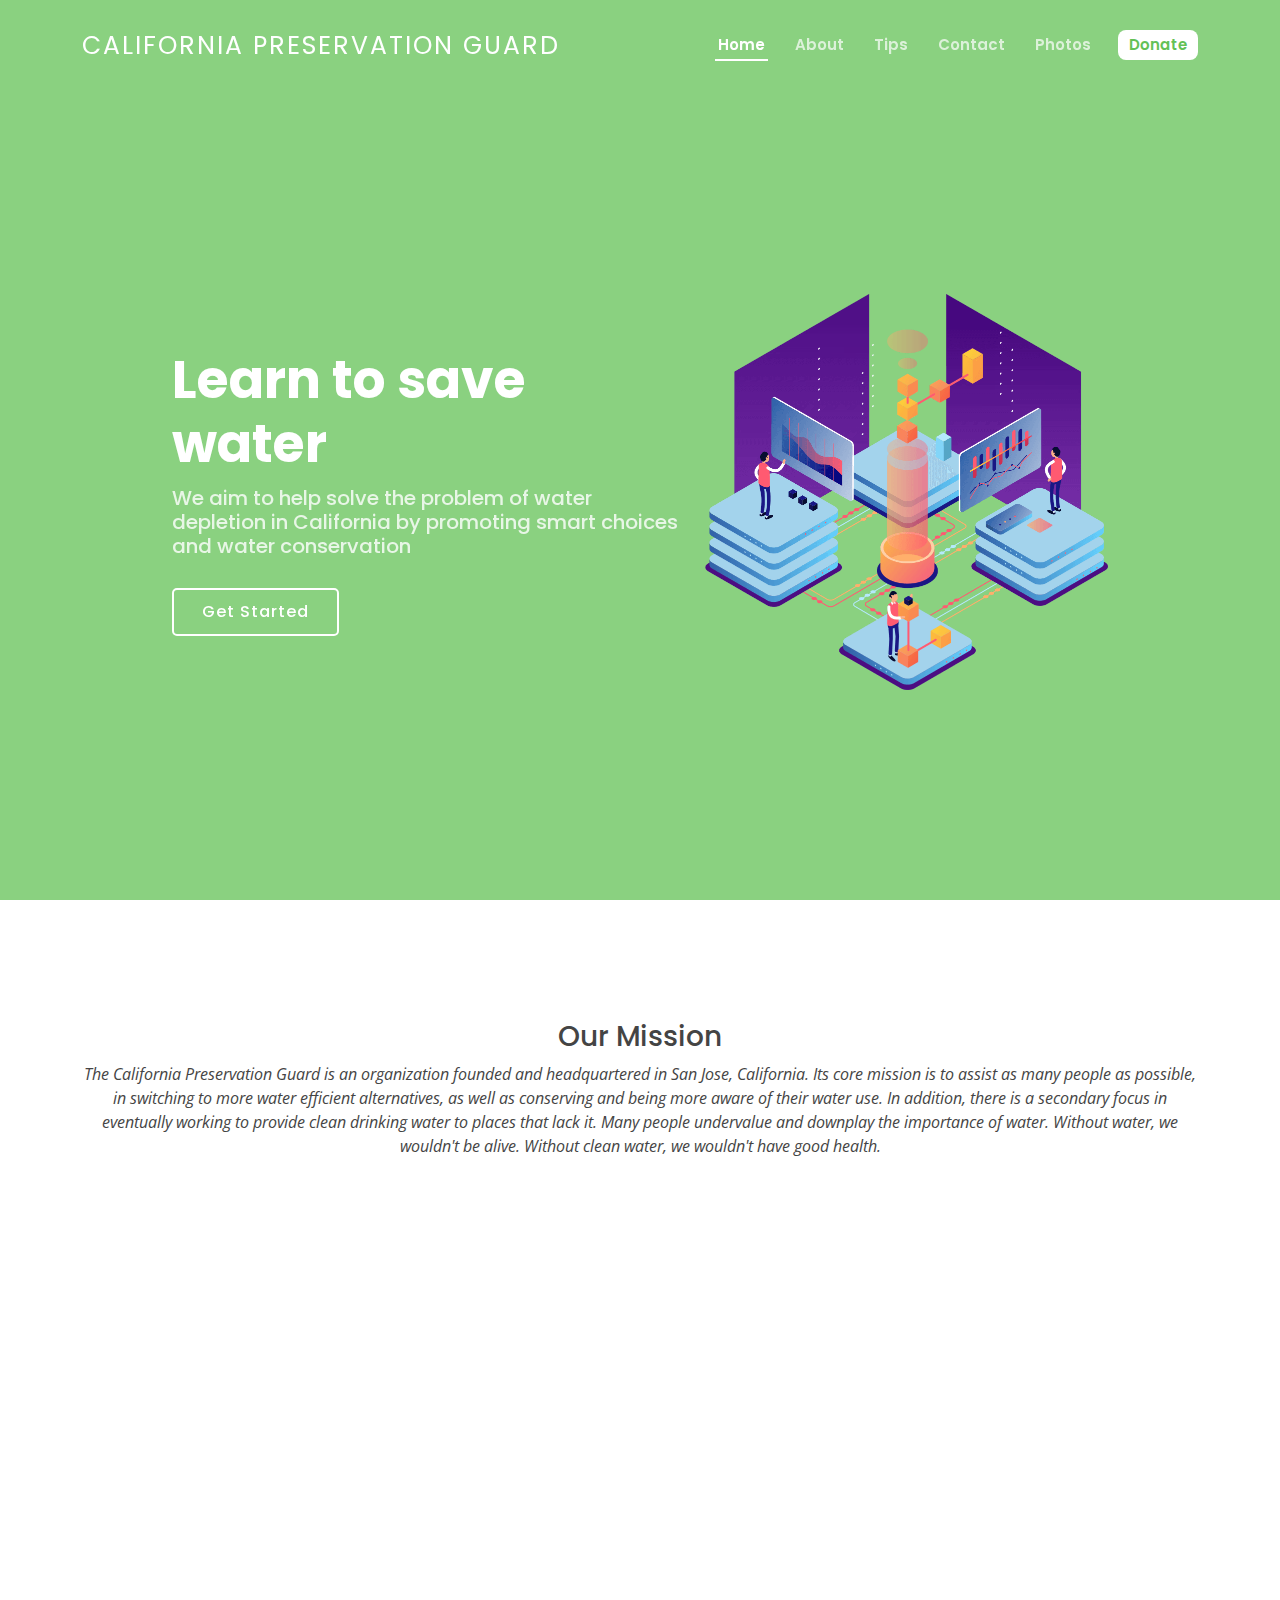
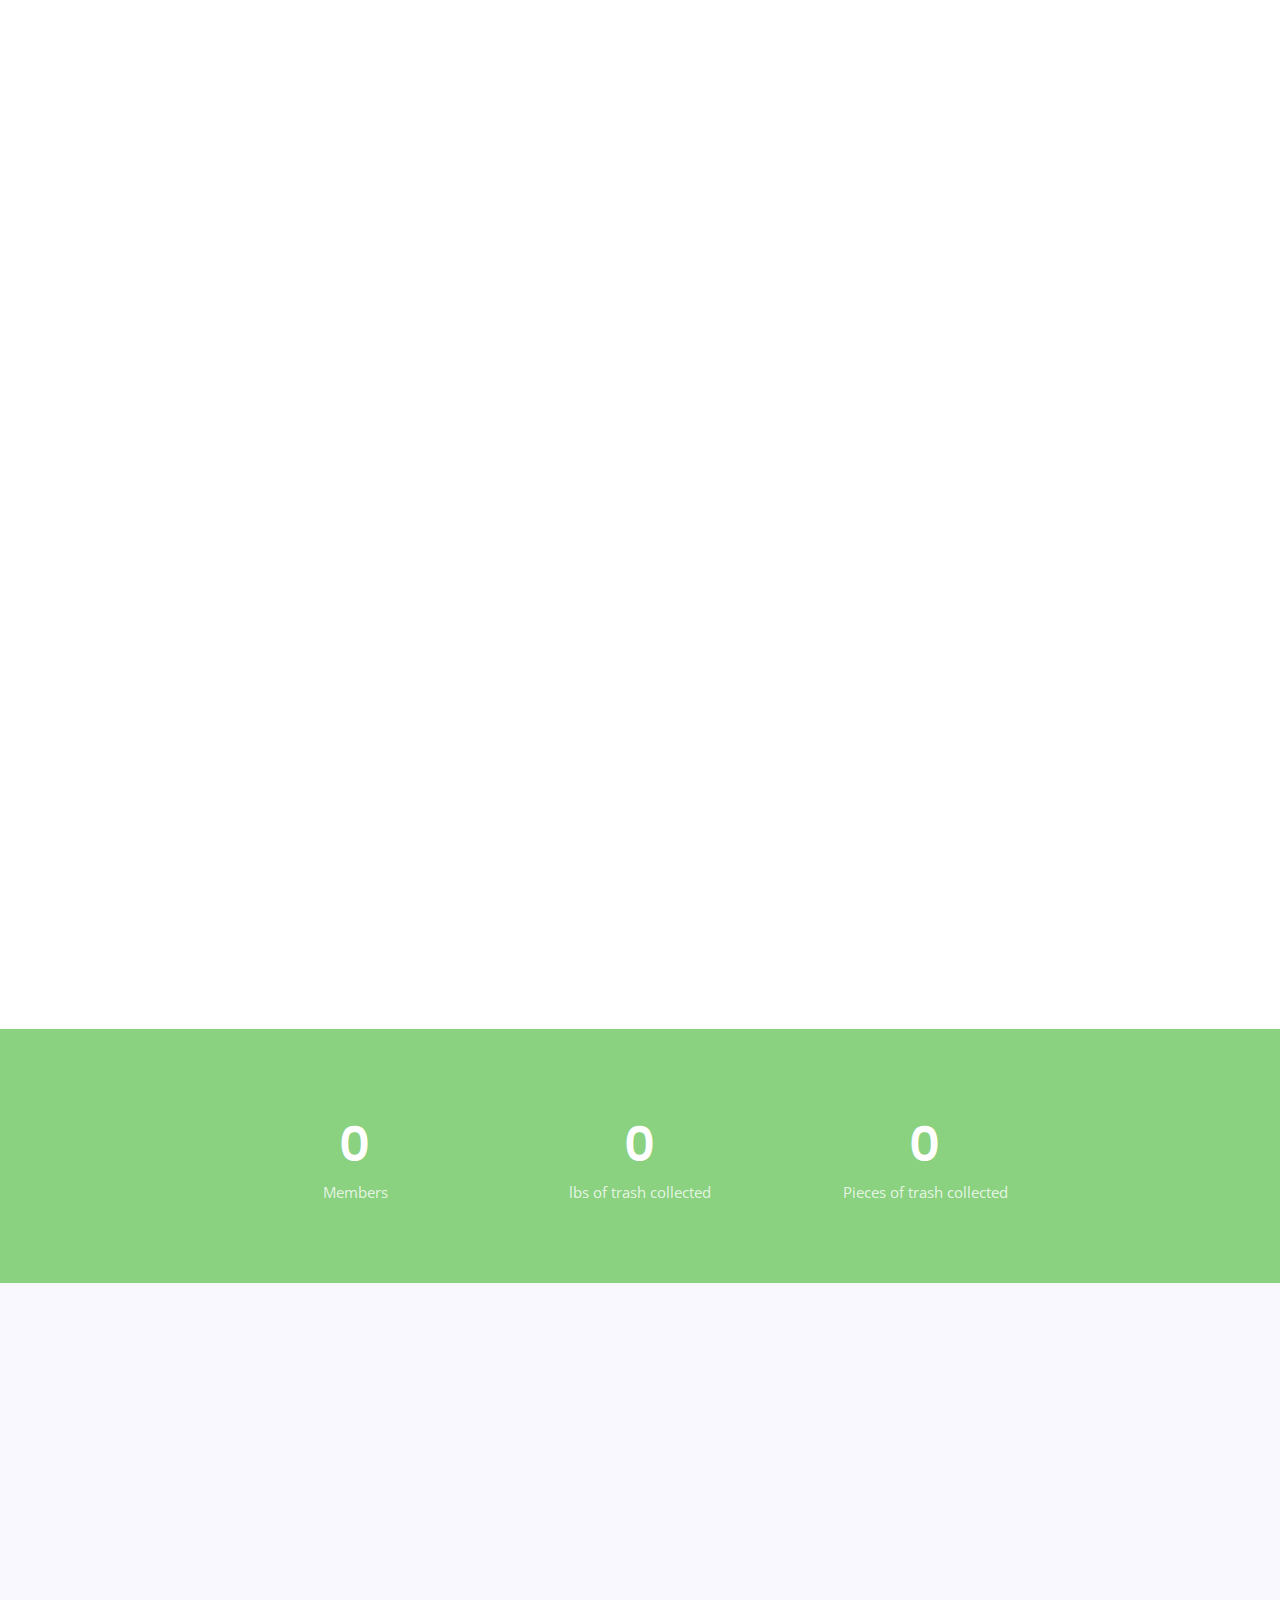
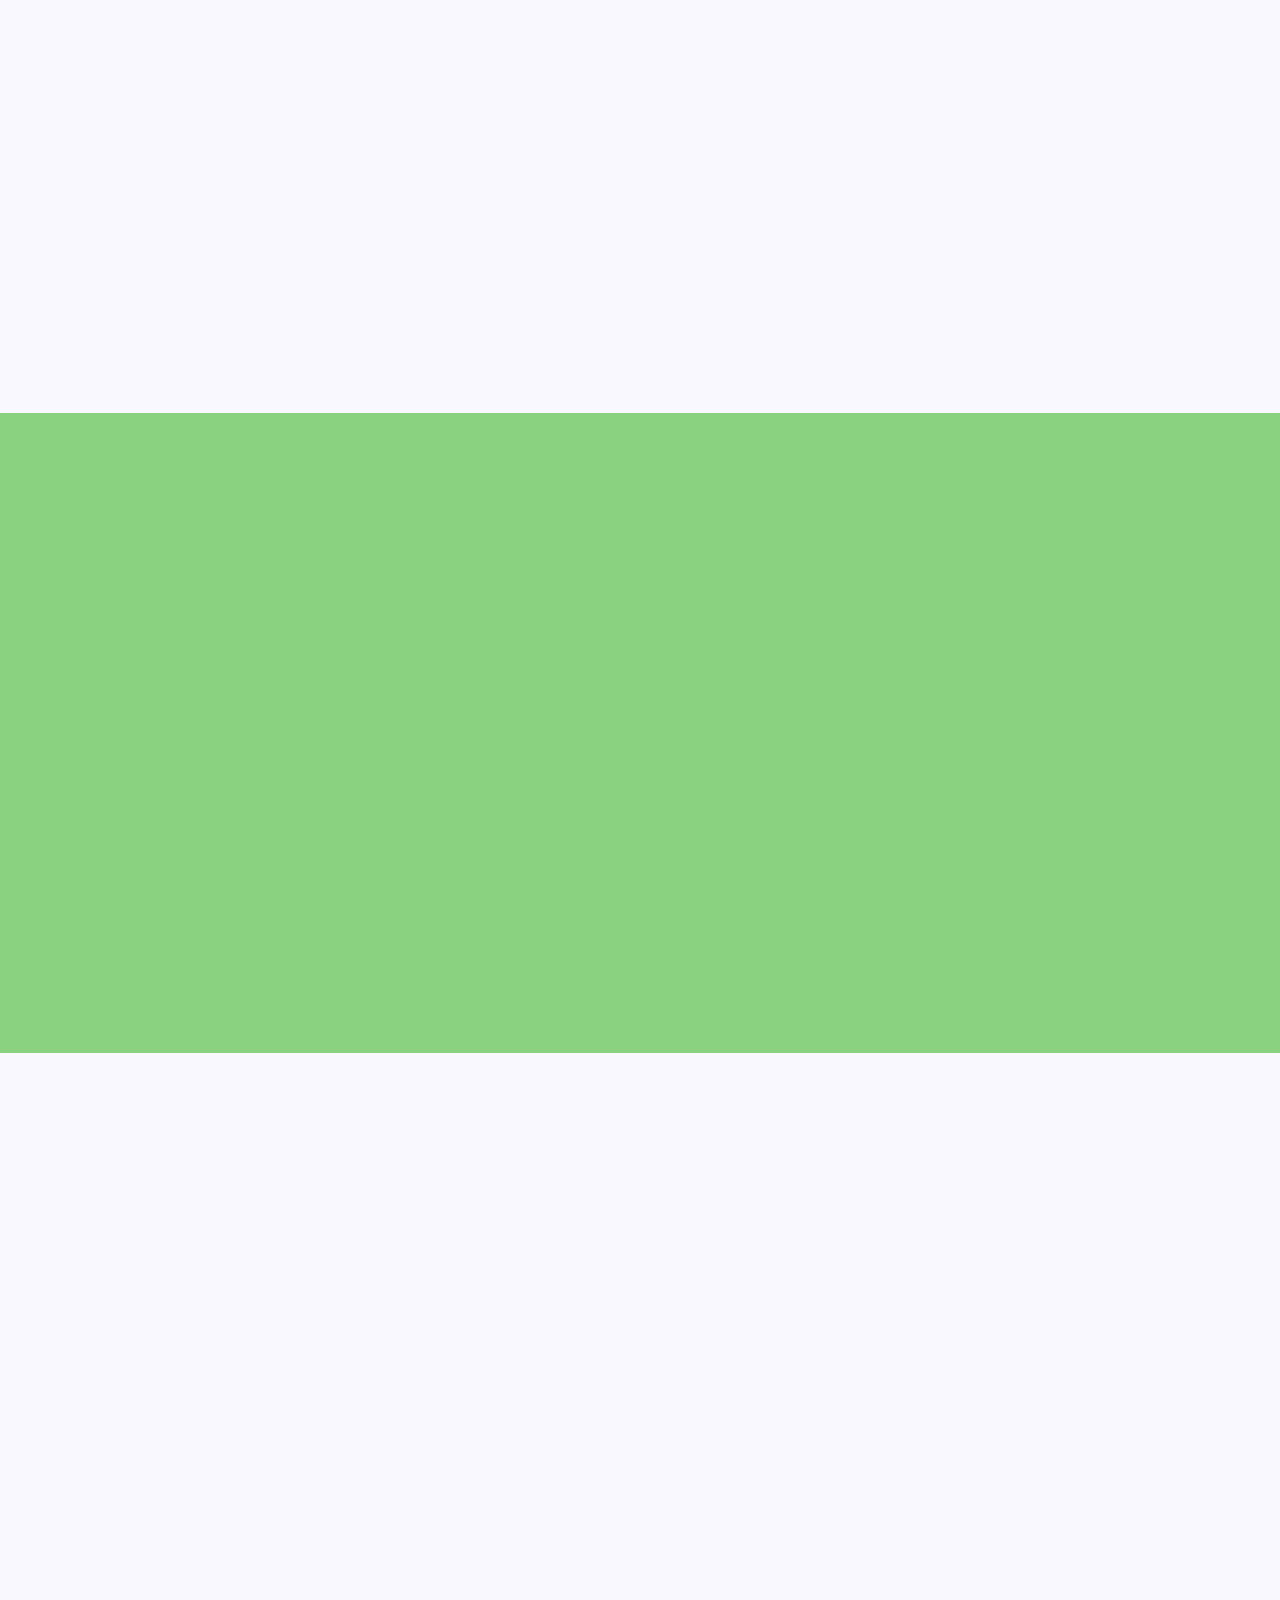
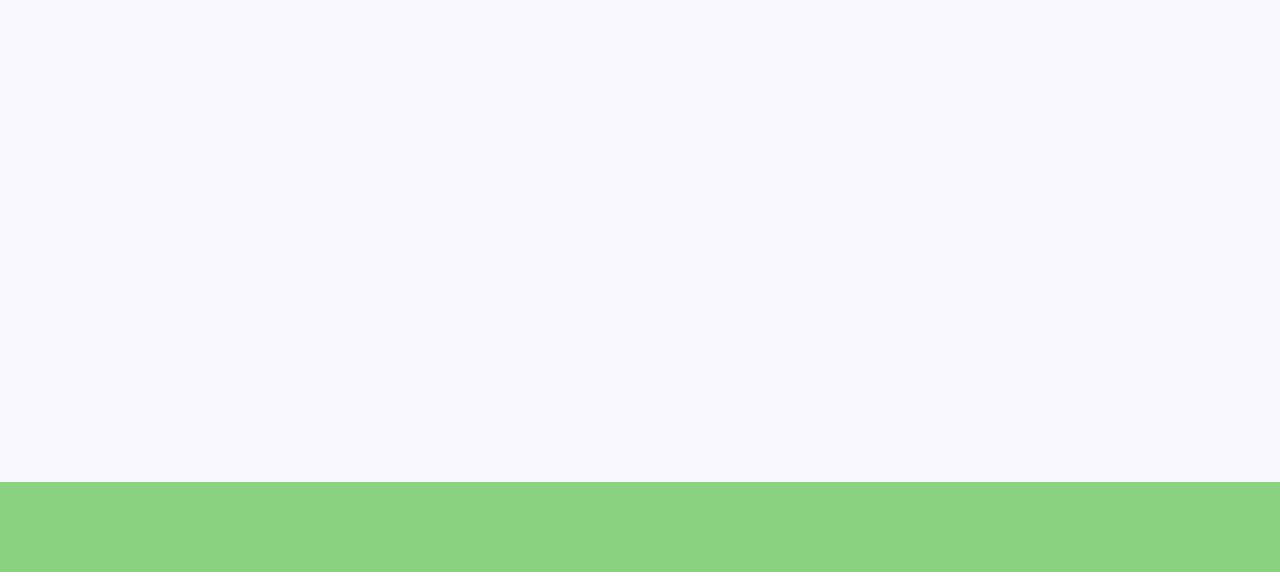
<file: index.html>
<!DOCTYPE html>
<html lang="en">

<head>
  <meta charset="utf-8">
  <meta content="width=device-width, initial-scale=1.0" name="viewport">

  <title>California Preservation Guard Home</title>


  
  <!-- Google Fonts -->
  <link href="https://fonts.googleapis.com/css?family=Open+Sans:300,300i,400,400i,600,600i,700,700i|Roboto:300,300i,400,400i,500,500i,600,600i,700,700i|Poppins:300,300i,400,400i,500,500i,600,600i,700,700i" rel="stylesheet">

  <!-- Vendor CSS Files -->
  <link href="assets/vendor/aos/aos.css" rel="stylesheet">
  <link href="assets/vendor/bootstrap/css/bootstrap.min.css" rel="stylesheet">
  <link href="assets/vendor/bootstrap-icons/bootstrap-icons.css" rel="stylesheet">
  <link href="assets/vendor/boxicons/css/boxicons.min.css" rel="stylesheet">
  <link href="assets/vendor/glightbox/css/glightbox.min.css" rel="stylesheet">
  <link href="assets/vendor/swiper/swiper-bundle.min.css" rel="stylesheet">

  <!-- Template Main CSS File -->
  <link href="assets/css/style.css" rel="stylesheet">
</head>

<body>

  <!-- ======= Header ======= -->
  <header id="header" class="fixed-top ">
    <div class="container d-flex align-items-center justify-content-between">
      <h1 class="logo"><a href="index.html">California Preservation Guard</a></h1>
      <!-- Uncomment below if you prefer to use an image logo -->
      <!-- <a href="index.html" class="logo"><img src="assets/img/logo.png" alt="" class="img-fluid"></a>-->

      <nav id="navbar" class="navbar">
        <ul>
          <li><a class="nav-link scrollto active" href="#hero">Home</a></li>
          <li><a class="nav-link scrollto" href="#about">About</a></li>
          <li><a class="nav-link scrollto" href="#services">Tips</a></li>
          <li><a class="nav-link scrollto" href="#contact">Contact</a></li>
          <li><a class="nav-link " href="photos.html">Photos</a></li>

          <li><a style = "background: white; color: rgb(99, 193, 86); width: 80px; height: 30px;text-align: center; display: inline-block; line-height: 30px; border-radius: 8px;"class="nav-link scrollto" href="https://paypal.me/hydrovive">Donate</a></li>

        </ul>
        <i class="bi bi-list mobile-nav-toggle"></i>
      </nav><!-- .navbar -->

    </div>
  </header><!-- End Header -->

  <!-- ======= Hero Section ======= -->
  <section id="hero" class="d-flex align-items-center">

    <div class="container-fluid" data-aos="fade-up">
      <div class="row justify-content-center">
        <div class="col-xl-5 col-lg-6 pt-3 pt-lg-0 order-2 order-lg-1 d-flex flex-column justify-content-center">
          <h1>Learn to save water</h1>
          <h2>We aim to help solve the problem of water depletion in California by promoting smart choices and water conservation</h2>
          <div><a href="#about" class="btn-get-started scrollto">Get Started</a></div>
        </div>
        <div class="col-xl-4 col-lg-6 order-1 order-lg-2 hero-img" data-aos="zoom-in" data-aos-delay="150">
          <img src="assets/img/hero-img.png" class="img-fluid animated" alt="">
        </div>
      </div>
    </div>

  </section><!-- End Hero -->

  <main id="main">

    <!-- ======= About Section ======= -->
    <section id="about" class="about">
      <div class="container" style = "text-align: center">
          <h3>Our Mission</h3>
          <p class="fst-italic">
            The California Preservation Guard is an organization founded and headquartered in San Jose, California. Its core mission is to assist as many people as possible, in switching to more water efficient alternatives, as well as conserving and being more aware of their water use. In addition, there is a secondary focus in eventually working to provide clean drinking water to places that lack it. Many people undervalue and downplay the importance of water. Without water, we wouldn't be alive. Without clean water, we wouldn't have good health.
          </p>
          
        <div class="row" style = "text-align: center">
          <div class="col-lg-6 order-1 order-lg-2" data-aos="zoom-in" data-aos-delay="150">
          </div>
          
        </div>

      </div>
    </section><!-- End About Section -->
    <div id = "googleForm" style = "text-align: center; margin-bottom: 40px">
      <iframe src="https://docs.google.com/forms/d/e/1FAIpQLScSSxeWWT8o4jKPf54sJeZMe7FWHZ3MwMXkcJmA2_0h0enHUQ/viewform?embedded=true" width="640" height="1289" frameborder="0" marginheight="0" marginwidth="0">Loading…</iframe>

    </div>

    <!-- ======= Counts Section ======= -->
    <section id="counts" class="counts">
      <div class="container">

        <div style = "display: flex; justify-content: center;"class="row counters">
            <div class="col-lg-3 col-6 text-center">
              <span data-purecounter-start="0" data-purecounter-end="30" data-purecounter-duration="1" class="purecounter"></span>
              <p>Members</p>
            </div>
  
            <div class="col-lg-3 col-6 text-center">
              <span data-purecounter-start="0" data-purecounter-end="50" data-purecounter-duration="1" class="purecounter"></span>
              <p>lbs of trash collected</p>
            </div>
            
          
          

          <div class="col-lg-3 col-6 text-center">
            <span data-purecounter-start="0" data-purecounter-end="47" data-purecounter-duration="1" class="purecounter"></span>
            <p>Pieces of trash collected</p>
          </div>


        </div>

      </div>
    </section><!-- End Counts Section -->

    <!-- ======= Services Section ======= -->
    <section id="services" class="services section-bg">
      <div class="container" data-aos="fade-up">

        <div class="section-title">
          <h2>Ways you can save water</h2>
          <p>Saving water is extremely important because it helps minimize the risk of drought, guards against rising costs, and helps preserve our environment</p>
        </div>

        <div class="row gy-4">
          <div class="col-lg-4 col-md-6 d-flex align-items-stretch" data-aos="zoom-in" data-aos-delay="100">
            <div class="icon-box iconbox-blue">
              <div class="icon">
                <svg width="100" height="100" viewBox="0 0 600 600" xmlns="http://www.w3.org/2000/svg">
                  <path stroke="none" stroke-width="0" fill="#f5f5f5" d="M300,521.0016835830174C376.1290562159157,517.8887921683347,466.0731472004068,529.7835943286574,510.70327084640275,468.03025145048787C554.3714126377745,407.6079735673963,508.03601936045806,328.9844924480964,491.2728898941984,256.3432110539036C474.5976632858925,184.082847569629,479.9380746630129,96.60480741107993,416.23090153303,58.64404602377083C348.86323505073057,18.502131276798302,261.93793281208167,40.57373210992963,193.5410806939664,78.93577620505333C130.42746243093433,114.334589627462,98.30271207620316,179.96522072025542,76.75703585869454,249.04625023123273C51.97151888228291,328.5150500222984,13.704378332031375,421.85034740162234,66.52175969318436,486.19268352777647C119.04800174914682,550.1803526380478,217.28368757567262,524.383925680826,300,521.0016835830174"></path>
                </svg>
                <i class="bx bx-arch"></i>
              </div>
              <h4><a href="">Fix leaks ASAP.</a></h4>
              <p>Leaky pipes, toilets, and faucets not only waste a lot of water, but can also rack up your water bill. Fixing these issues fast can help a lot for conserving water</p>
            </div>
          </div>

          <div class="col-lg-4 col-md-6 d-flex align-items-stretch" data-aos="zoom-in" data-aos-delay="200">
            <div class="icon-box iconbox-orange ">
              <div class="icon">
                <svg width="100" height="100" viewBox="0 0 600 600" xmlns="http://www.w3.org/2000/svg">
                  <path stroke="none" stroke-width="0" fill="#f5f5f5" d="M300,582.0697525312426C382.5290701553225,586.8405444964366,449.9789794690241,525.3245884688669,502.5850820975895,461.55621195738473C556.606425686781,396.0723002908107,615.8543463187945,314.28637112970534,586.6730223649479,234.56875336149918C558.9533121215079,158.8439757836574,454.9685369536778,164.00468322053177,381.49747125262974,130.76875717737553C312.15926192815925,99.40240125094834,248.97055460311594,18.661163978235184,179.8680185752513,50.54337015887873C110.5421016452524,82.52863877960104,119.82277516462835,180.83849132639028,109.12597500060166,256.43424936330496C100.08760227029461,320.3096726198365,92.17705696193138,384.0621239912766,124.79988738764834,439.7174275375508C164.83382741302287,508.01625554203684,220.96474134820875,577.5009287672846,300,582.0697525312426"></path>
                </svg>
                <i class="bx bx-file"></i>
              </div>
              <h4><a href="">Turn off the faucet.</a></h4>
              <p>Turning off the faucet while brushing or shaving is a great way you can reduce ur usage of water. </p>
            </div>
          </div>

          <div class="col-lg-4 col-md-6 d-flex align-items-stretch" data-aos="zoom-in" data-aos-delay="300">
            <div class="icon-box iconbox-pink">
              <div class="icon">
                <svg width="100" height="100" viewBox="0 0 600 600" xmlns="http://www.w3.org/2000/svg">
                  <path stroke="none" stroke-width="0" fill="#f5f5f5" d="M300,541.5067337569781C382.14930387511276,545.0595476570109,479.8736841581634,548.3450877840088,526.4010558755058,480.5488172755941C571.5218469581645,414.80211281144784,517.5187510058486,332.0715597781072,496.52539010469104,255.14436215662573C477.37192572678356,184.95920475031193,473.57363656557914,105.61284051026155,413.0603344069578,65.22779650032875C343.27470386102294,18.654635553484475,251.2091493199835,5.337323636656869,175.0934190732945,40.62881213300186C97.87086631185822,76.43348514350839,51.98124368387456,156.15599469081315,36.44837278890362,239.84606092416172C21.716077023791087,319.22268207091537,43.775223500013084,401.1760424656574,96.891909868211,461.97329694683043C147.22146801428983,519.5804099606455,223.5754009179313,538.201503339737,300,541.5067337569781"></path>
                </svg>
                <i class="bx bx-tachometer"></i>
              </div>
              <h4><a href="">Take shorter showers.</a></h4>
              <p>Taking shorter showers is a simple yet effective way in which you can keep your water bill down, and still save water to make a difference</p>
            </div>
          </div>

        </div>

      </div>
    </section><!-- End Services Section -->

   

    
   

    <!-- ======= Frequently Asked Questions Section ======= -->
    <section id="faq" class="faq">
      <div class="container" data-aos="fade-up">

        <div class="section-title">
          <h2>Frequently Asked Questions</h2>
        </div>

        <div class="faq-list">
          <ul>
            <li data-aos="fade-up" data-aos="fade-up" data-aos-delay="100">
              <i class="bx bx-help-circle icon-help"></i> <a data-bs-toggle="collapse" class="collapse" data-bs-target="#faq-list-1">When do you meet?<i class="bx bx-chevron-down icon-show"></i><i class="bx bx-chevron-up icon-close"></i></a>
              <div id="faq-list-1" class="collapse show" data-bs-parent=".faq-list">
                <p>
                  Our meeting times can vary, so join our discord for the most up to date information!
                </p>
              </div>
            </li>

            <li data-aos="fade-up" data-aos-delay="200">
              <i class="bx bx-help-circle icon-help"></i> <a data-bs-toggle="collapse" data-bs-target="#faq-list-2" class="collapsed">Im interested, where can I join?<i class="bx bx-chevron-down icon-show"></i><i class="bx bx-chevron-up icon-close"></i></a>
              <div id="faq-list-2" class="collapse" data-bs-parent=".faq-list">
                <p>
                  Scroll down to the contact page, and then click connect on the discord widget. This will give you access to our discord which has more information about our meetings and their times.
                </p>
              </div>
            </li>

            <li data-aos="fade-up" data-aos-delay="300">
              <i class="bx bx-help-circle icon-help"></i> <a data-bs-toggle="collapse" data-bs-target="#faq-list-3" class="collapsed">Where are some places to get more info on conserving water?<i class="bx bx-chevron-down icon-show"></i><i class="bx bx-chevron-up icon-close"></i></a>
              <div id="faq-list-3" class="collapse" data-bs-parent=".faq-list">
                <p>
                  Calwater.com and saveourwater.com do a good job in explaining the water shortage issues that we are facing.  </p>
              </div>
            </li>

          

          </ul>
        </div>

      </div>
    </section><!-- End Frequently Asked Questions Section -->

    <!-- ======= Contact Section ======= -->
    <section id="contact" class="contact section-bg">
      <div class="container" data-aos="fade-up">

        <div class="section-title">
          <h2>Contact</h2>
          <p>Have any questions or want to join? Contact us here.</p>
        </div>

        <div class="row">
          <div class="col-lg-6">
            <div class="info-box mb-4">
              <i class="bx bx-phone"></i>
              <h3>Phone</h3>
              <p>(408) 207-7107</p>
            </div>
          </div>

          <div class="col-lg-6 col-md-6">
            <div class="info-box  mb-4">
              <i class="bx bx-envelope"></i>
              <h3>Email Us</h3>
              <p>capreservationguard@gmail.com
              </p>
            </div>
          </div>

          

        </div>

        <div class="row">

          <div class="col-lg-12 ">
            <iframe class="mb-4 mb-lg-0" id = "discordwidg" src="https://discord.com/widget?id=889397225640312864&theme=dark" width="600" height="500" allowtransparency="true" frameborder="0" sandbox="allow-popups allow-popups-to-escape-sandbox allow-same-origin allow-scripts"></iframe>
          </div>


      </div>
    </section><!-- End Contact Section -->

  </main><!-- End #main -->

  <!-- ======= Footer ======= -->
  <footer id="footer">

    <div class="footer-top">
      

    </div>
  </footer><!-- End Footer -->

  <a href="#" class="back-to-top d-flex align-items-center justify-content-center"><i class="bi bi-arrow-up-short"></i></a>
  <div id="preloader"></div>

  <!-- Vendor JS Files -->
  <script src="assets/vendor/aos/aos.js"></script>
  <script src="assets/vendor/bootstrap/js/bootstrap.bundle.min.js"></script>
  <script src="assets/vendor/glightbox/js/glightbox.min.js"></script>
  <script src="assets/vendor/isotope-layout/isotope.pkgd.min.js"></script>
  <script src="assets/vendor/php-email-form/validate.js"></script>
  <script src="assets/vendor/purecounter/purecounter.js"></script>
  <script src="assets/vendor/swiper/swiper-bundle.min.js"></script>

  <!-- Template Main JS File -->
  <script src="assets/js/main.js"></script>

</body>

</html>
</file>
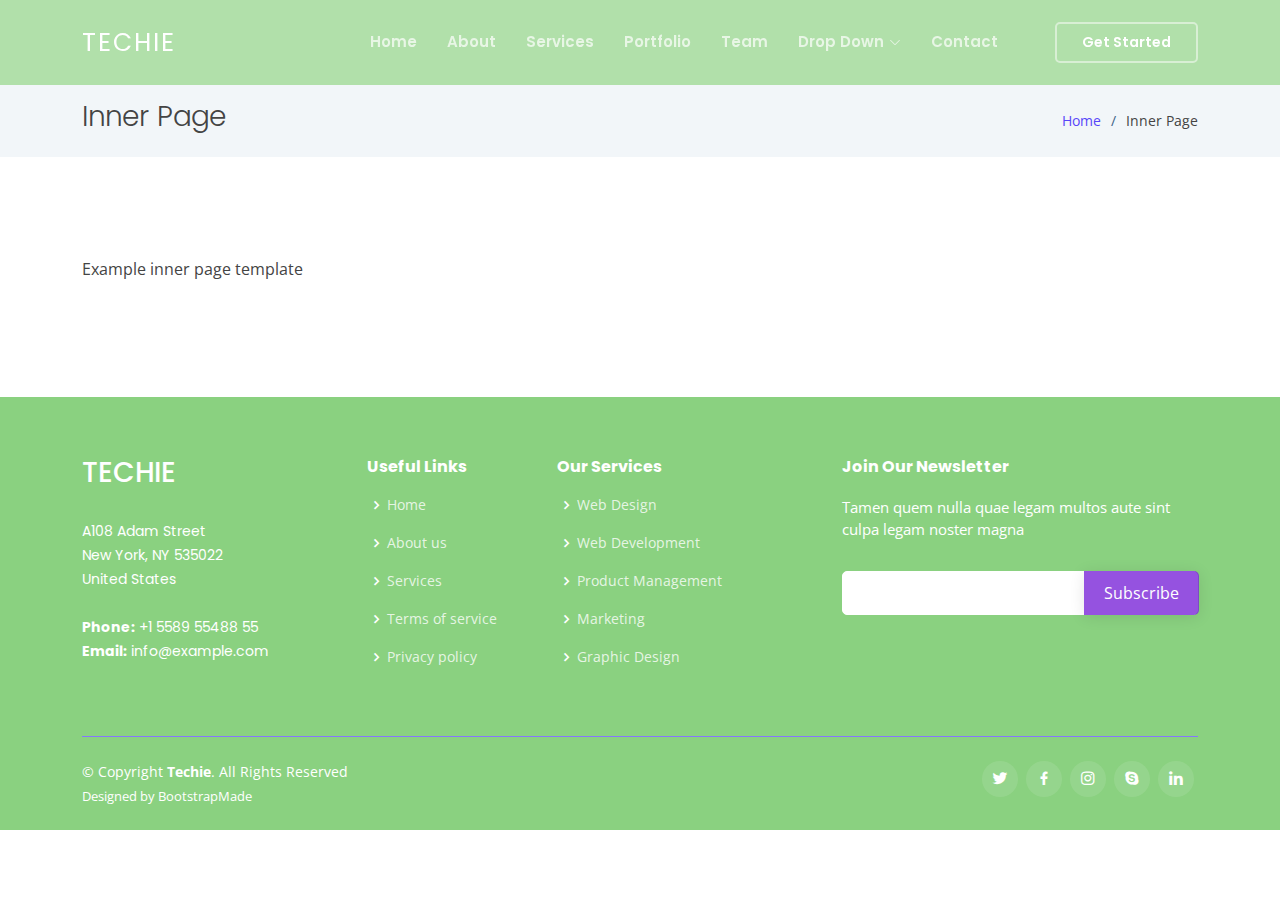
<file: inner-page.html>
<!DOCTYPE html>
<html lang="en">

<head>
  <meta charset="utf-8">
  <meta content="width=device-width, initial-scale=1.0" name="viewport">

  <title>Inner Page - Techie Bootstrap Template</title>
  <meta content="" name="description">
  <meta content="" name="keywords">

  <!-- Favicons -->
  <link href="assets/img/favicon.png" rel="icon">
  <link href="assets/img/apple-touch-icon.png" rel="apple-touch-icon">

  <!-- Google Fonts -->
  <link href="https://fonts.googleapis.com/css?family=Open+Sans:300,300i,400,400i,600,600i,700,700i|Roboto:300,300i,400,400i,500,500i,600,600i,700,700i|Poppins:300,300i,400,400i,500,500i,600,600i,700,700i" rel="stylesheet">

  <!-- Vendor CSS Files -->
  <link href="assets/vendor/aos/aos.css" rel="stylesheet">
  <link href="assets/vendor/bootstrap/css/bootstrap.min.css" rel="stylesheet">
  <link href="assets/vendor/bootstrap-icons/bootstrap-icons.css" rel="stylesheet">
  <link href="assets/vendor/boxicons/css/boxicons.min.css" rel="stylesheet">
  <link href="assets/vendor/glightbox/css/glightbox.min.css" rel="stylesheet">
  <link href="assets/vendor/swiper/swiper-bundle.min.css" rel="stylesheet">

  <!-- Template Main CSS File -->
  <link href="assets/css/style.css" rel="stylesheet">

  <!-- =======================================================
  * Template Name: Techie - v4.6.0
  * Template URL: https://bootstrapmade.com/techie-free-skin-bootstrap-3/
  * Author: BootstrapMade.com
  * License: https://bootstrapmade.com/license/
  ======================================================== -->
</head>

<body>

  <!-- ======= Header ======= -->
  <header id="header" class="fixed-top header-inner-pages">
    <div class="container d-flex align-items-center justify-content-between">
      <h1 class="logo"><a href="index.html">Techie</a></h1>
      <!-- Uncomment below if you prefer to use an image logo -->
      <!-- <a href="index.html" class="logo"><img src="assets/img/logo.png" alt="" class="img-fluid"></a>-->

      <nav id="navbar" class="navbar">
        <ul>
          <li><a class="nav-link scrollto " href="#hero">Home</a></li>
          <li><a class="nav-link scrollto" href="#about">About</a></li>
          <li><a class="nav-link scrollto" href="#services">Services</a></li>
          <li><a class="nav-link scrollto " href="#portfolio">Portfolio</a></li>
          <li><a class="nav-link scrollto" href="#team">Team</a></li>
          <li class="dropdown"><a href="#"><span>Drop Down</span> <i class="bi bi-chevron-down"></i></a>
            <ul>
              <li><a href="#">Drop Down 1</a></li>
              <li class="dropdown"><a href="#"><span>Deep Drop Down</span> <i class="bi bi-chevron-right"></i></a>
                <ul>
                  <li><a href="#">Deep Drop Down 1</a></li>
                  <li><a href="#">Deep Drop Down 2</a></li>
                  <li><a href="#">Deep Drop Down 3</a></li>
                  <li><a href="#">Deep Drop Down 4</a></li>
                  <li><a href="#">Deep Drop Down 5</a></li>
                </ul>
              </li>
              <li><a href="#">Drop Down 2</a></li>
              <li><a href="#">Drop Down 3</a></li>
              <li><a href="#">Drop Down 4</a></li>
            </ul>
          </li>
          <li><a class="nav-link scrollto" href="#contact">Contact</a></li>
          <li><a class="getstarted scrollto" href="#about">Get Started</a></li>
        </ul>
        <i class="bi bi-list mobile-nav-toggle"></i>
      </nav><!-- .navbar -->

    </div>
  </header><!-- End Header -->

  <main id="main">

    <!-- ======= Breadcrumbs ======= -->
    <section class="breadcrumbs">
      <div class="container">

        <div class="d-flex justify-content-between align-items-center">
          <h2>Inner Page</h2>
          <ol>
            <li><a href="index.html">Home</a></li>
            <li>Inner Page</li>
          </ol>
        </div>

      </div>
    </section><!-- End Breadcrumbs -->

    <section class="inner-page">
      <div class="container">
        <p>
          Example inner page template
        </p>
      </div>
    </section>

  </main><!-- End #main -->

  <!-- ======= Footer ======= -->
  <footer id="footer">

    <div class="footer-top">
      <div class="container">
        <div class="row">

          <div class="col-lg-3 col-md-6 footer-contact">
            <h3>Techie</h3>
            <p>
              A108 Adam Street <br>
              New York, NY 535022<br>
              United States <br><br>
              <strong>Phone:</strong> +1 5589 55488 55<br>
              <strong>Email:</strong> info@example.com<br>
            </p>
          </div>

          <div class="col-lg-2 col-md-6 footer-links">
            <h4>Useful Links</h4>
            <ul>
              <li><i class="bx bx-chevron-right"></i> <a href="#">Home</a></li>
              <li><i class="bx bx-chevron-right"></i> <a href="#">About us</a></li>
              <li><i class="bx bx-chevron-right"></i> <a href="#">Services</a></li>
              <li><i class="bx bx-chevron-right"></i> <a href="#">Terms of service</a></li>
              <li><i class="bx bx-chevron-right"></i> <a href="#">Privacy policy</a></li>
            </ul>
          </div>

          <div class="col-lg-3 col-md-6 footer-links">
            <h4>Our Services</h4>
            <ul>
              <li><i class="bx bx-chevron-right"></i> <a href="#">Web Design</a></li>
              <li><i class="bx bx-chevron-right"></i> <a href="#">Web Development</a></li>
              <li><i class="bx bx-chevron-right"></i> <a href="#">Product Management</a></li>
              <li><i class="bx bx-chevron-right"></i> <a href="#">Marketing</a></li>
              <li><i class="bx bx-chevron-right"></i> <a href="#">Graphic Design</a></li>
            </ul>
          </div>

          <div class="col-lg-4 col-md-6 footer-newsletter">
            <h4>Join Our Newsletter</h4>
            <p>Tamen quem nulla quae legam multos aute sint culpa legam noster magna</p>
            <form action="" method="post">
              <input type="email" name="email"><input type="submit" value="Subscribe">
            </form>
          </div>

        </div>
      </div>
    </div>

    <div class="container">

      <div class="copyright-wrap d-md-flex py-4">
        <div class="me-md-auto text-center text-md-start">
          <div class="copyright">
            &copy; Copyright <strong><span>Techie</span></strong>. All Rights Reserved
          </div>
          <div class="credits">
            <!-- All the links in the footer should remain intact. -->
            <!-- You can delete the links only if you purchased the pro version. -->
            <!-- Licensing information: https://bootstrapmade.com/license/ -->
            <!-- Purchase the pro version with working PHP/AJAX contact form: https://bootstrapmade.com/techie-free-skin-bootstrap-3/ -->
            Designed by <a href="https://bootstrapmade.com/">BootstrapMade</a>
          </div>
        </div>
        <div class="social-links text-center text-md-right pt-3 pt-md-0">
          <a href="#" class="twitter"><i class="bx bxl-twitter"></i></a>
          <a href="#" class="facebook"><i class="bx bxl-facebook"></i></a>
          <a href="#" class="instagram"><i class="bx bxl-instagram"></i></a>
          <a href="#" class="google-plus"><i class="bx bxl-skype"></i></a>
          <a href="#" class="linkedin"><i class="bx bxl-linkedin"></i></a>
        </div>
      </div>

    </div>
  </footer><!-- End Footer -->

  <a href="#" class="back-to-top d-flex align-items-center justify-content-center"><i class="bi bi-arrow-up-short"></i></a>
  <div id="preloader"></div>

  <!-- Vendor JS Files -->
  <script src="assets/vendor/aos/aos.js"></script>
  <script src="assets/vendor/bootstrap/js/bootstrap.bundle.min.js"></script>
  <script src="assets/vendor/glightbox/js/glightbox.min.js"></script>
  <script src="assets/vendor/isotope-layout/isotope.pkgd.min.js"></script>
  <script src="assets/vendor/php-email-form/validate.js"></script>
  <script src="assets/vendor/purecounter/purecounter.js"></script>
  <script src="assets/vendor/swiper/swiper-bundle.min.js"></script>

  <!-- Template Main JS File -->
  <script src="assets/js/main.js"></script>

</body>

</html>
</file>
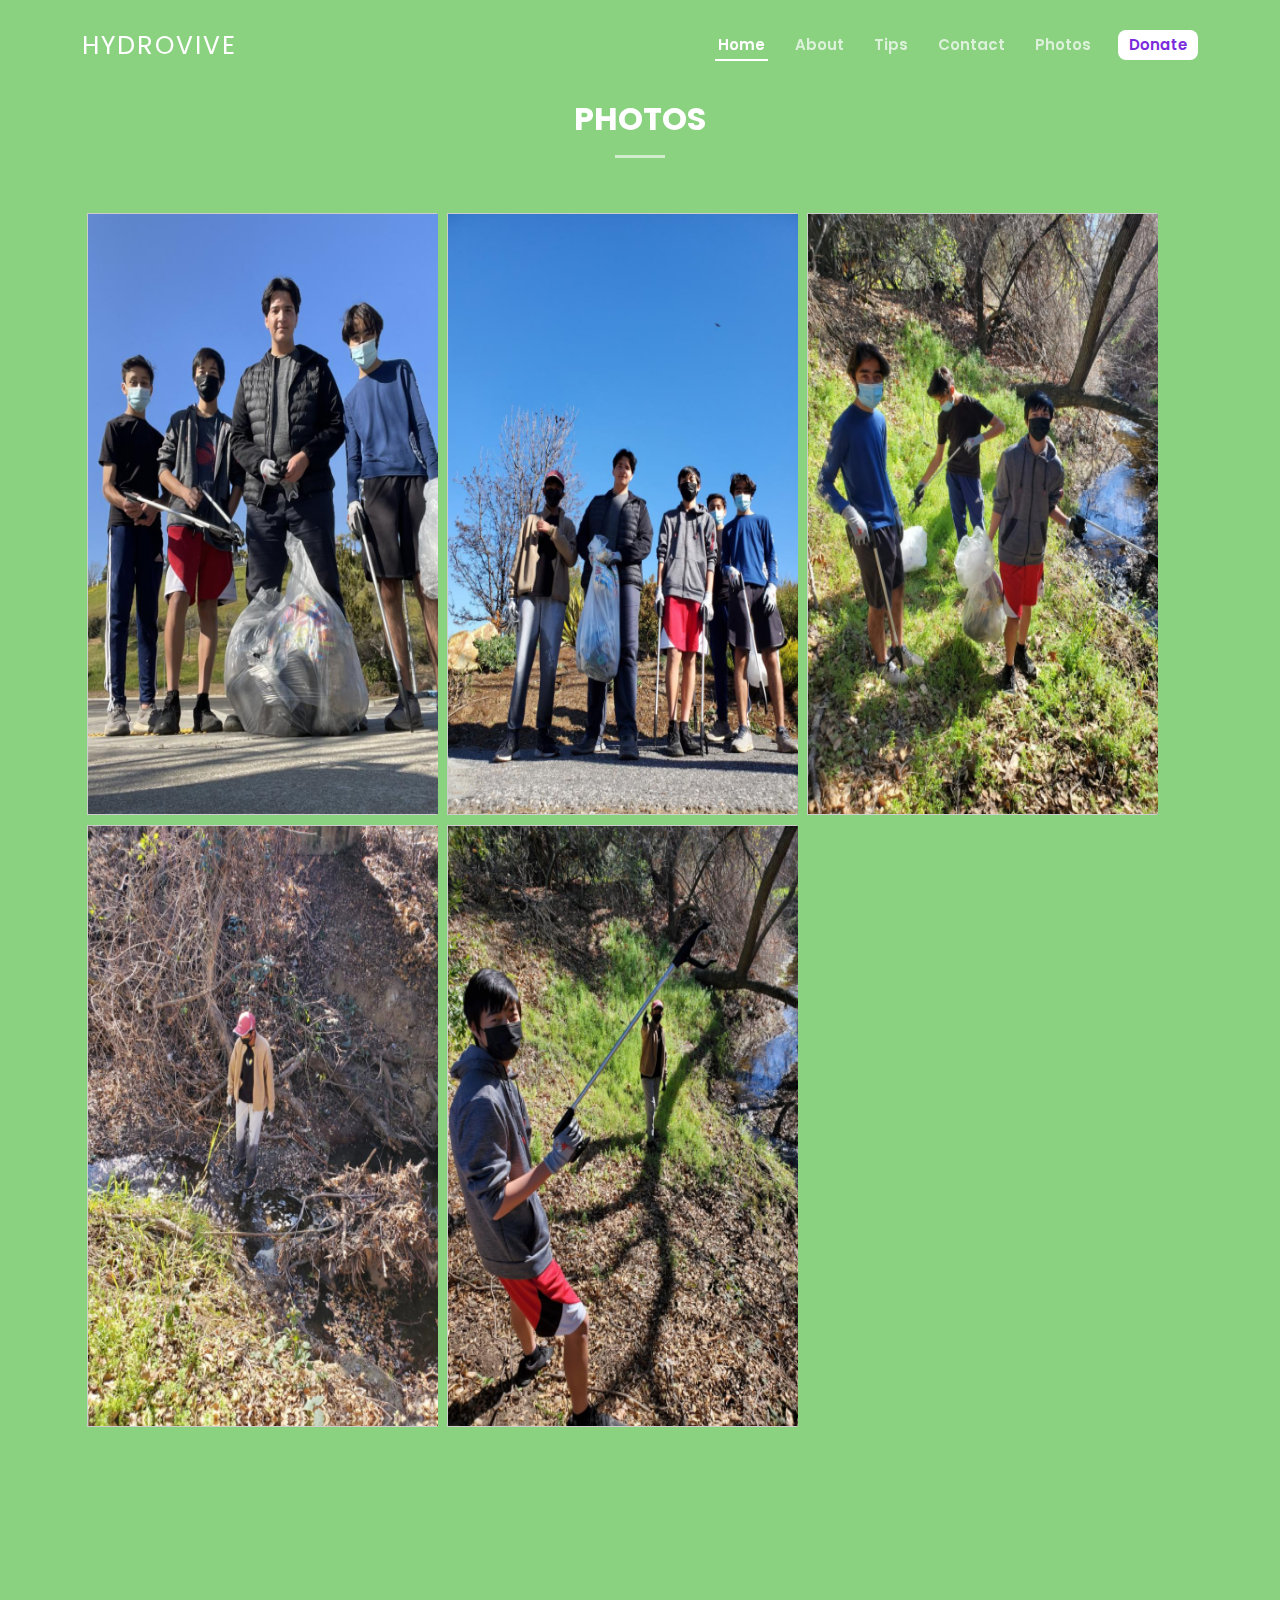
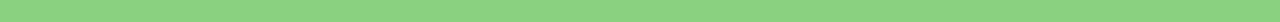
<file: photos.html>
<!DOCTYPE html>
<html lang="en">

<head>
<style>
    html {
        background: white !important;
    }
    div.gallery {
        margin: 5px;
        border: 1px solid #ccc;
        float: left;
        width: 350px;
    }
    
    div.gallery:hover {
        border: 1px solid #777;
    }
    
    div.gallery img {
        width: 350px;
        height: 600px;
    }
    /* img {
        width: 450px;
        height: 500px;
    } */
</style>
  <meta charset="utf-8">
  <meta content="width=device-width, initial-scale=1.0" name="viewport">

  <title>Hydrovive Home</title>


  
  <!-- Google Fonts -->
  <link href="https://fonts.googleapis.com/css?family=Open+Sans:300,300i,400,400i,600,600i,700,700i|Roboto:300,300i,400,400i,500,500i,600,600i,700,700i|Poppins:300,300i,400,400i,500,500i,600,600i,700,700i" rel="stylesheet">

  <!-- Vendor CSS Files -->
  <link href="assets/vendor/aos/aos.css" rel="stylesheet">
  <link href="assets/vendor/bootstrap/css/bootstrap.min.css" rel="stylesheet">
  <link href="assets/vendor/bootstrap-icons/bootstrap-icons.css" rel="stylesheet">
  <link href="assets/vendor/boxicons/css/boxicons.min.css" rel="stylesheet">
  <link href="assets/vendor/glightbox/css/glightbox.min.css" rel="stylesheet">
  <link href="assets/vendor/swiper/swiper-bundle.min.css" rel="stylesheet">

  <!-- Template Main CSS File -->
  <link href="assets/css/style.css" rel="stylesheet">
</head>

<body>

  <!-- ======= Header ======= -->
  <header id="header" class="fixed-top ">
    <div class="container d-flex align-items-center justify-content-between">
      <h1 class="logo"><a href="index.html">Hydrovive</a></h1>
      <!-- Uncomment below if you prefer to use an image logo -->
      <!-- <a href="index.html" class="logo"><img src="assets/img/logo.png" alt="" class="img-fluid"></a>-->

      <nav id="navbar" class="navbar">
        <ul>
          <li><a class="nav-link scrollto active" href="index.html#hero">Home</a></li>
          <li><a class="nav-link scrollto" href="index.html#about">About</a></li>
          <li><a class="nav-link scrollto" href="index.html#services">Tips</a></li>
          <li><a class="nav-link scrollto" href="index.html#contact">Contact</a></li>
          <li><a class="nav-link " href="photos.html">Photos</a></li>

          <li><a style = "background: white; color: #7a2bdc; width: 80px; height: 30px;text-align: center; display: inline-block; line-height: 30px; border-radius: 8px;"class="nav-link scrollto" href="https://paypal.me/hydrovive">Donate</a></li>

        </ul>
        <i class="bi bi-list mobile-nav-toggle"></i>
      </nav><!-- .navbar -->

    </div>
  </header><!-- End Header -->
  <section id="faq" class="faq">
    <div class="container" data-aos="fade-up">

      <div class="section-title">
        <h2>Photos</h2>
      </div>
    <div class="gallery">
      <a target="_blank" href="assets/img/IMG_5859.png">
        <img src="assets/img/IMG_5859.png" alt="Photo" width="600" height="800">
      </a>
      </div>
      <div class="gallery">
          <a target="_blank" href="assets/img/IMG_5860.png">
          <img src="assets/img/IMG_5860.png" alt="Photo" width="600" height="400">
          </a>
      </div>
      <div class="gallery">
          <a target="_blank" href="assets/img/IMG_5861.png">
          <img src="assets/img/IMG_5861.png" alt="Photo" width="600" height="400">
          </a>
      </div>
      <div class="gallery">
          <a target="_blank" href="assets/img/IMG_5862.png">
          <img src="assets/img/IMG_5862.png" alt="Photo" width="600" height="400">
          </a>
      </div>
      <div class="gallery">
          <a target="_blank" href="assets/img/IMG_5863.png">
          <img src="assets/img/IMG_5863.png" alt="Photo" width="600" height="400">
          </a>
      </div>
    </div>
  </section>
          





  <!-- ======= Footer ======= -->
  <footer id="footer">

    <div class="footer-top">
      

    </div>
  </footer><!-- End Footer -->

  <a href="#" class="back-to-top d-flex align-items-center justify-content-center"><i class="bi bi-arrow-up-short"></i></a>
  <div id="preloader"></div>

  <!-- Vendor JS Files -->
  <script src="assets/vendor/aos/aos.js"></script>
  <script src="assets/vendor/bootstrap/js/bootstrap.bundle.min.js"></script>
  <script src="assets/vendor/glightbox/js/glightbox.min.js"></script>
  <script src="assets/vendor/isotope-layout/isotope.pkgd.min.js"></script>
  <script src="assets/vendor/php-email-form/validate.js"></script>
  <script src="assets/vendor/purecounter/purecounter.js"></script>
  <script src="assets/vendor/swiper/swiper-bundle.min.js"></script>

  <!-- Template Main JS File -->
  <script src="assets/js/main.js"></script>

</body>

</html>
</file>
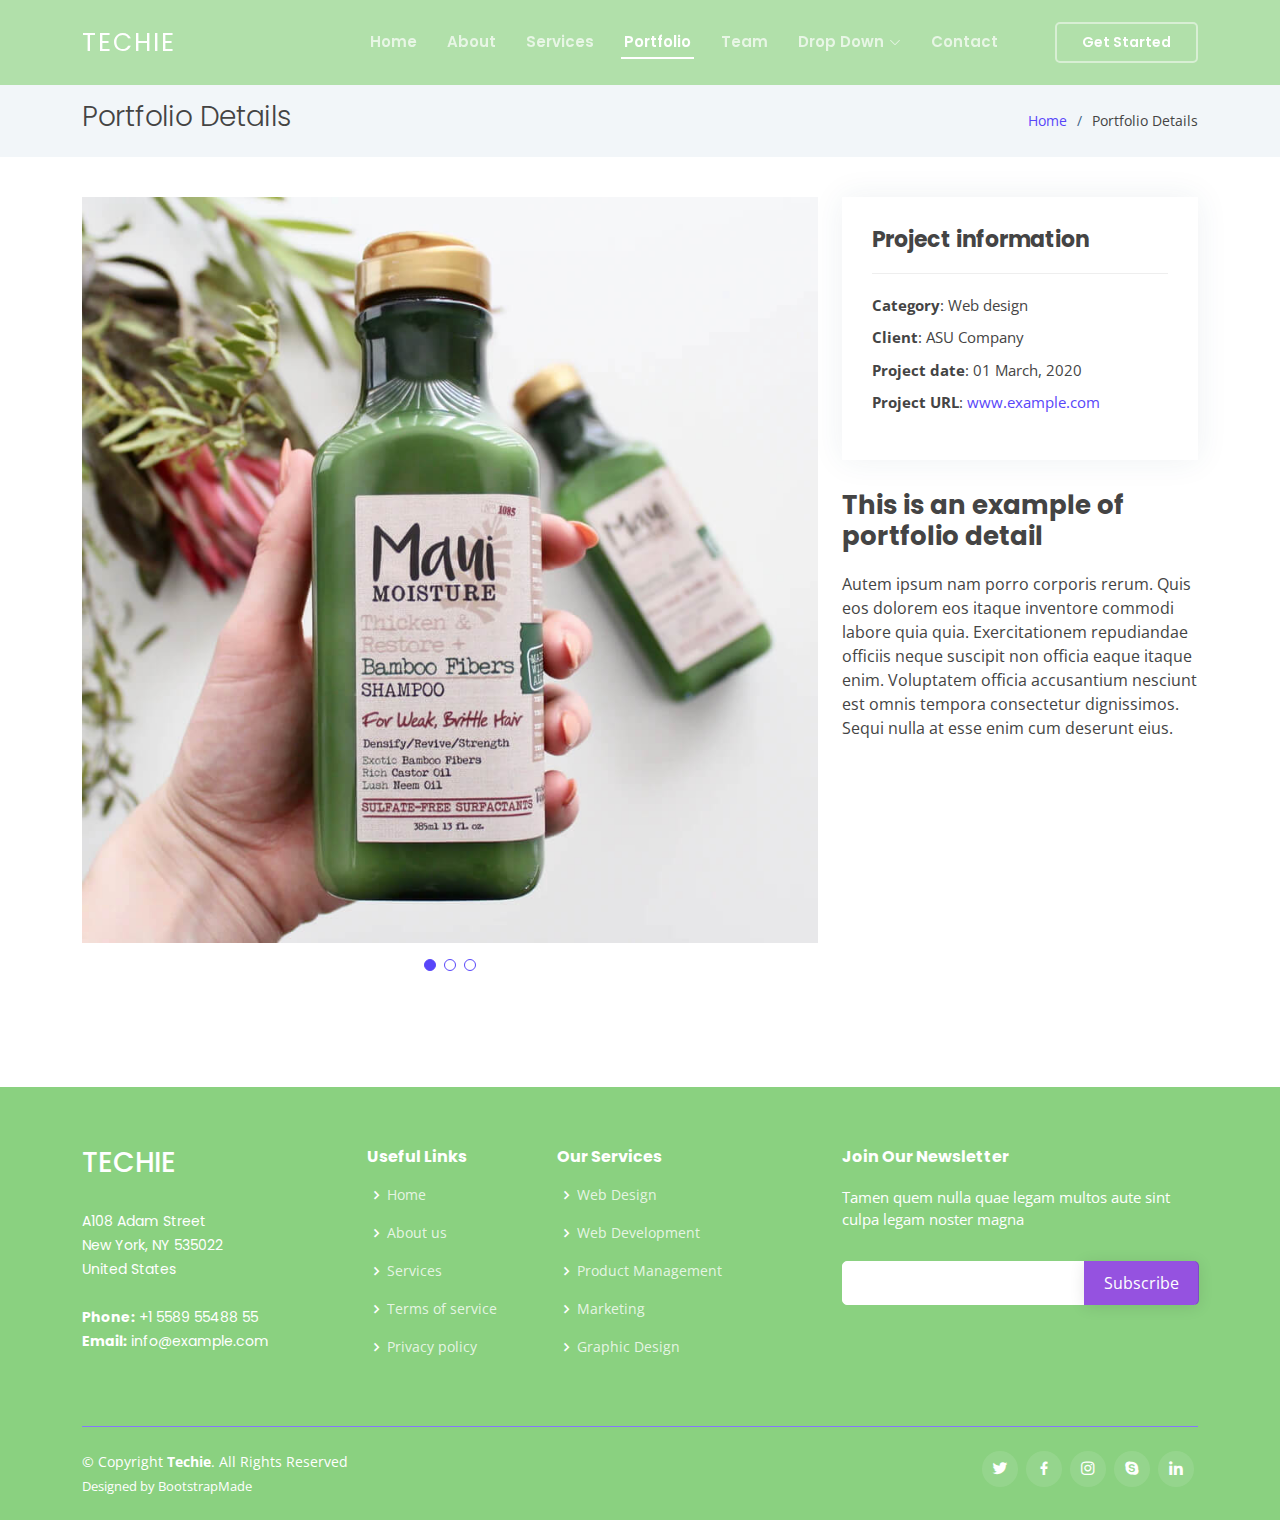
<file: portfolio-details.html>
<!DOCTYPE html>
<html lang="en">

<head>
  <meta charset="utf-8">
  <meta content="width=device-width, initial-scale=1.0" name="viewport">

  <title>Portfolio Details - Techie Bootstrap Template</title>
  <meta content="" name="description">
  <meta content="" name="keywords">

  <!-- Favicons -->
  <link href="assets/img/favicon.png" rel="icon">
  <link href="assets/img/apple-touch-icon.png" rel="apple-touch-icon">

  <!-- Google Fonts -->
  <link href="https://fonts.googleapis.com/css?family=Open+Sans:300,300i,400,400i,600,600i,700,700i|Roboto:300,300i,400,400i,500,500i,600,600i,700,700i|Poppins:300,300i,400,400i,500,500i,600,600i,700,700i" rel="stylesheet">

  <!-- Vendor CSS Files -->
  <link href="assets/vendor/aos/aos.css" rel="stylesheet">
  <link href="assets/vendor/bootstrap/css/bootstrap.min.css" rel="stylesheet">
  <link href="assets/vendor/bootstrap-icons/bootstrap-icons.css" rel="stylesheet">
  <link href="assets/vendor/boxicons/css/boxicons.min.css" rel="stylesheet">
  <link href="assets/vendor/glightbox/css/glightbox.min.css" rel="stylesheet">
  <link href="assets/vendor/swiper/swiper-bundle.min.css" rel="stylesheet">

  <!-- Template Main CSS File -->
  <link href="assets/css/style.css" rel="stylesheet">

  <!-- =======================================================
  * Template Name: Techie - v4.6.0
  * Template URL: https://bootstrapmade.com/techie-free-skin-bootstrap-3/
  * Author: BootstrapMade.com
  * License: https://bootstrapmade.com/license/
  ======================================================== -->
</head>

<body>

  <!-- ======= Header ======= -->
  <header id="header" class="fixed-top header-inner-pages">
    <div class="container d-flex align-items-center justify-content-between">
      <h1 class="logo"><a href="index.html">Techie</a></h1>
      <!-- Uncomment below if you prefer to use an image logo -->
      <!-- <a href="index.html" class="logo"><img src="assets/img/logo.png" alt="" class="img-fluid"></a>-->

      <nav id="navbar" class="navbar">
        <ul>
          <li><a class="nav-link scrollto " href="#hero">Home</a></li>
          <li><a class="nav-link scrollto" href="#about">About</a></li>
          <li><a class="nav-link scrollto" href="#services">Services</a></li>
          <li><a class="nav-link scrollto active" href="#portfolio">Portfolio</a></li>
          <li><a class="nav-link scrollto" href="#team">Team</a></li>
          <li class="dropdown"><a href="#"><span>Drop Down</span> <i class="bi bi-chevron-down"></i></a>
            <ul>
              <li><a href="#">Drop Down 1</a></li>
              <li class="dropdown"><a href="#"><span>Deep Drop Down</span> <i class="bi bi-chevron-right"></i></a>
                <ul>
                  <li><a href="#">Deep Drop Down 1</a></li>
                  <li><a href="#">Deep Drop Down 2</a></li>
                  <li><a href="#">Deep Drop Down 3</a></li>
                  <li><a href="#">Deep Drop Down 4</a></li>
                  <li><a href="#">Deep Drop Down 5</a></li>
                </ul>
              </li>
              <li><a href="#">Drop Down 2</a></li>
              <li><a href="#">Drop Down 3</a></li>
              <li><a href="#">Drop Down 4</a></li>
            </ul>
          </li>
          <li><a class="nav-link scrollto" href="#contact">Contact</a></li>
          <li><a class="getstarted scrollto" href="#about">Get Started</a></li>
        </ul>
        <i class="bi bi-list mobile-nav-toggle"></i>
      </nav><!-- .navbar -->

    </div>
  </header><!-- End Header -->

  <main id="main">

    <!-- ======= Breadcrumbs ======= -->
    <section id="breadcrumbs" class="breadcrumbs">
      <div class="container">

        <div class="d-flex justify-content-between align-items-center">
          <h2>Portfolio Details</h2>
          <ol>
            <li><a href="index.html">Home</a></li>
            <li>Portfolio Details</li>
          </ol>
        </div>

      </div>
    </section><!-- End Breadcrumbs -->

    <!-- ======= Portfolio Details Section ======= -->
    <section id="portfolio-details" class="portfolio-details">
      <div class="container">

        <div class="row gy-4">

          <div class="col-lg-8">
            <div class="portfolio-details-slider swiper">
              <div class="swiper-wrapper align-items-center">

                <div class="swiper-slide">
                  <img src="assets/img/portfolio/portfolio-1.jpg" alt="">
                </div>

                <div class="swiper-slide">
                  <img src="assets/img/portfolio/portfolio-2.jpg" alt="">
                </div>

                <div class="swiper-slide">
                  <img src="assets/img/portfolio/portfolio-3.jpg" alt="">
                </div>

              </div>
              <div class="swiper-pagination"></div>
            </div>
          </div>

          <div class="col-lg-4">
            <div class="portfolio-info">
              <h3>Project information</h3>
              <ul>
                <li><strong>Category</strong>: Web design</li>
                <li><strong>Client</strong>: ASU Company</li>
                <li><strong>Project date</strong>: 01 March, 2020</li>
                <li><strong>Project URL</strong>: <a href="#">www.example.com</a></li>
              </ul>
            </div>
            <div class="portfolio-description">
              <h2>This is an example of portfolio detail</h2>
              <p>
                Autem ipsum nam porro corporis rerum. Quis eos dolorem eos itaque inventore commodi labore quia quia. Exercitationem repudiandae officiis neque suscipit non officia eaque itaque enim. Voluptatem officia accusantium nesciunt est omnis tempora consectetur dignissimos. Sequi nulla at esse enim cum deserunt eius.
              </p>
            </div>
          </div>

        </div>

      </div>
    </section><!-- End Portfolio Details Section -->

  </main><!-- End #main -->

  <!-- ======= Footer ======= -->
  <footer id="footer">

    <div class="footer-top">
      <div class="container">
        <div class="row">

          <div class="col-lg-3 col-md-6 footer-contact">
            <h3>Techie</h3>
            <p>
              A108 Adam Street <br>
              New York, NY 535022<br>
              United States <br><br>
              <strong>Phone:</strong> +1 5589 55488 55<br>
              <strong>Email:</strong> info@example.com<br>
            </p>
          </div>

          <div class="col-lg-2 col-md-6 footer-links">
            <h4>Useful Links</h4>
            <ul>
              <li><i class="bx bx-chevron-right"></i> <a href="#">Home</a></li>
              <li><i class="bx bx-chevron-right"></i> <a href="#">About us</a></li>
              <li><i class="bx bx-chevron-right"></i> <a href="#">Services</a></li>
              <li><i class="bx bx-chevron-right"></i> <a href="#">Terms of service</a></li>
              <li><i class="bx bx-chevron-right"></i> <a href="#">Privacy policy</a></li>
            </ul>
          </div>

          <div class="col-lg-3 col-md-6 footer-links">
            <h4>Our Services</h4>
            <ul>
              <li><i class="bx bx-chevron-right"></i> <a href="#">Web Design</a></li>
              <li><i class="bx bx-chevron-right"></i> <a href="#">Web Development</a></li>
              <li><i class="bx bx-chevron-right"></i> <a href="#">Product Management</a></li>
              <li><i class="bx bx-chevron-right"></i> <a href="#">Marketing</a></li>
              <li><i class="bx bx-chevron-right"></i> <a href="#">Graphic Design</a></li>
            </ul>
          </div>

          <div class="col-lg-4 col-md-6 footer-newsletter">
            <h4>Join Our Newsletter</h4>
            <p>Tamen quem nulla quae legam multos aute sint culpa legam noster magna</p>
            <form action="" method="post">
              <input type="email" name="email"><input type="submit" value="Subscribe">
            </form>
          </div>

        </div>
      </div>
    </div>

    <div class="container">

      <div class="copyright-wrap d-md-flex py-4">
        <div class="me-md-auto text-center text-md-start">
          <div class="copyright">
            &copy; Copyright <strong><span>Techie</span></strong>. All Rights Reserved
          </div>
          <div class="credits">
            <!-- All the links in the footer should remain intact. -->
            <!-- You can delete the links only if you purchased the pro version. -->
            <!-- Licensing information: https://bootstrapmade.com/license/ -->
            <!-- Purchase the pro version with working PHP/AJAX contact form: https://bootstrapmade.com/techie-free-skin-bootstrap-3/ -->
            Designed by <a href="https://bootstrapmade.com/">BootstrapMade</a>
          </div>
        </div>
        <div class="social-links text-center text-md-right pt-3 pt-md-0">
          <a href="#" class="twitter"><i class="bx bxl-twitter"></i></a>
          <a href="#" class="facebook"><i class="bx bxl-facebook"></i></a>
          <a href="#" class="instagram"><i class="bx bxl-instagram"></i></a>
          <a href="#" class="google-plus"><i class="bx bxl-skype"></i></a>
          <a href="#" class="linkedin"><i class="bx bxl-linkedin"></i></a>
        </div>
      </div>

    </div>
  </footer><!-- End Footer -->

  <a href="#" class="back-to-top d-flex align-items-center justify-content-center"><i class="bi bi-arrow-up-short"></i></a>
  <div id="preloader"></div>

  <!-- Vendor JS Files -->
  <script src="assets/vendor/aos/aos.js"></script>
  <script src="assets/vendor/bootstrap/js/bootstrap.bundle.min.js"></script>
  <script src="assets/vendor/glightbox/js/glightbox.min.js"></script>
  <script src="assets/vendor/isotope-layout/isotope.pkgd.min.js"></script>
  <script src="assets/vendor/php-email-form/validate.js"></script>
  <script src="assets/vendor/purecounter/purecounter.js"></script>
  <script src="assets/vendor/swiper/swiper-bundle.min.js"></script>

  <!-- Template Main JS File -->
  <script src="assets/js/main.js"></script>

</body>

</html>
</file>
<file: assets/css/style.css>
/**
* Template Name: Techie - v4.6.0
* Template URL: https://bootstrapmade.com/techie-free-skin-bootstrap-3/
* Author: BootstrapMade.com
* License: https://bootstrapmade.com/license/
*/

/*--------------------------------------------------------------
# General
--------------------------------------------------------------*/
body {
  font-family: "Open Sans", sans-serif;
  color: #444444;
}
#discordwidg {
  width: 100%;
  height: 500px;
}
a {
  color: #5846f9;
  text-decoration: none;
}

a:hover {
  color: #8577fb;
  text-decoration: none;
}

h1, h2, h3, h4, h5, h6 {
  font-family: "Poppins", sans-serif;
}

/*--------------------------------------------------------------
# Back to top button
--------------------------------------------------------------*/
.back-to-top {
  position: fixed;
  visibility: hidden;
  opacity: 0;
  right: 15px;
  bottom: 15px;
  z-index: 996;
  background: #5846f9;
  width: 40px;
  height: 40px;
  border-radius: 4px;
  transition: all 0.4s;
}
.back-to-top i {
  font-size: 28px;
  color: #fff;
  line-height: 0;
}
.back-to-top:hover {
  background: #7b27d8;
  color: #fff;
}
.back-to-top.active {
  visibility: visible;
  opacity: 1;
}

/*--------------------------------------------------------------
# Preloader
--------------------------------------------------------------*/
#preloader {
  position: fixed;
  top: 0;
  left: 0;
  right: 0;
  bottom: 0;
  z-index: 9999;
  overflow: hidden;
  background: #fff;
}

#preloader:before {
  content: "";
  position: fixed;
  top: calc(50% - 30px);
  left: calc(50% - 30px);
  border: 6px solid #5846f9;
  border-top-color: #e7e4fe;
  border-radius: 50%;
  width: 60px;
  height: 60px;
  -webkit-animation: animate-preloader 1s linear infinite;
  animation: animate-preloader 1s linear infinite;
}

@-webkit-keyframes animate-preloader {
  0% {
    transform: rotate(0deg);
  }
  100% {
    transform: rotate(360deg);
  }
}

@keyframes animate-preloader {
  0% {
    transform: rotate(0deg);
  }
  100% {
    transform: rotate(360deg);
  }
}
/*--------------------------------------------------------------
# Disable aos animation delay on mobile devices
--------------------------------------------------------------*/
@media screen and (max-width: 768px) {
  [data-aos-delay] {
    transition-delay: 0 !important;
  }
}
/*--------------------------------------------------------------
# Header
--------------------------------------------------------------*/
#header {
  transition: all 0.5s;
  z-index: 997;
  padding: 20px 0;
}
#header.header-scrolled, #header.header-inner-pages {
  background: rgba(99, 193, 86, 0.5);
  padding: 12px 0;
}

#header .logo {
  font-size: 25px;
  margin: 0;
  padding: 0;
  line-height: 1;
  font-weight: 400;
  letter-spacing: 2px;
  text-transform: uppercase;
}

#header .logo a {
  color: #fff;
}
#header .logo img {
  max-height: 40px;
}

/*--------------------------------------------------------------
# Navigation Menu
--------------------------------------------------------------*/
/**
* Desktop Navigation 
*/
.navbar {
  padding: 0;
}
.navbar ul {
  margin: 0;
  padding: 0;
  display: flex;
  list-style: none;
  align-items: center;
}
.navbar li {
  position: relative;
}
.navbar > ul > li {
  padding: 10px 0 10px 24px;
}
.navbar a, .navbar a:focus {
  display: flex;
  align-items: center;
  justify-content: space-between;
  padding: 0 3px;
  font-family: "Poppins", sans-serif;
  font-size: 15px;
  font-weight: 600;
  color: rgba(255, 255, 255, 0.7);
  white-space: nowrap;
  transition: 0.3s;
  position: relative;
}
.navbar a i, .navbar a:focus i {
  font-size: 12px;
  line-height: 0;
  margin-left: 5px;
}
.navbar > ul > li > a:before {
  content: "";
  position: absolute;
  width: 100%;
  height: 2px;
  bottom: -5px;
  left: 0;
  background-color: #fff;
  visibility: hidden;
  width: 0px;
  transition: all 0.3s ease-in-out 0s;
}
.navbar a:hover:before, .navbar li:hover > a:before, .navbar .active:before {
  visibility: visible;
  width: 100%;
}
.navbar a:hover, .navbar .active, .navbar .active:focus, .navbar li:hover > a {
  color: #fff;
}
.navbar .getstarted, .navbar .getstarted:focus {
  padding: 8px 25px;
  margin-left: 30px;
  border-radius: 5px;
  color: #fff;
  transition: 0.3s;
  font-size: 14px;
  font-weight: 600;
  border: 2px solid rgba(255, 255, 255, 0.5);
}
.navbar .getstarted:hover, .navbar .getstarted:focus:hover {
  color: #fff;
  border-color: #fff;
}
.navbar .getstarted:before, .navbar li:hover > .getstarted:before {
  visibility: hidden;
}
.navbar .dropdown ul {
  display: block;
  position: absolute;
  left: 24px;
  top: calc(100% + 30px);
  margin: 0;
  padding: 10px 0;
  z-index: 99;
  opacity: 0;
  visibility: hidden;
  background: #fff;
  box-shadow: 0px 0px 30px rgba(127, 137, 161, 0.25);
  transition: 0.3s;
}
.navbar .dropdown ul li {
  min-width: 200px;
}
.navbar .dropdown ul a {
  padding: 10px 20px;
  font-size: 14px;
  color: #2c4964;
}
.navbar .dropdown ul a i {
  font-size: 12px;
}
.navbar .dropdown ul a:hover, .navbar .dropdown ul .active:hover, .navbar .dropdown ul li:hover > a {
  color: #5846f9;
}
.navbar .dropdown:hover > ul {
  opacity: 1;
  top: 100%;
  visibility: visible;
}
.navbar .dropdown .dropdown ul {
  top: 0;
  left: calc(100% - 30px);
  visibility: hidden;
}
.navbar .dropdown .dropdown:hover > ul {
  opacity: 1;
  top: 0;
  left: 100%;
  visibility: visible;
}
@media (max-width: 1366px) {
  .navbar .dropdown .dropdown ul {
    left: -90%;
  }
  .navbar .dropdown .dropdown:hover > ul {
    left: -100%;
  }
}

/**
* Mobile Navigation 
*/
.mobile-nav-toggle {
  color: #fff;
  font-size: 28px;
  cursor: pointer;
  display: none;
  line-height: 0;
  transition: 0.5s;
}

@media (max-width: 991px) {
  .mobile-nav-toggle {
    display: block;
  }

  .navbar ul {
    display: none;
  }
}
.navbar-mobile {
  position: fixed;
  overflow: hidden;
  top: 0;
  right: 0;
  left: 0;
  bottom: 0;
  background: rgba(28, 47, 65, 0.9);
  transition: 0.3s;
  z-index: 999;
}
.navbar-mobile .mobile-nav-toggle {
  position: absolute;
  top: 15px;
  right: 15px;
}
.navbar-mobile ul {
  display: block;
  position: absolute;
  top: 55px;
  right: 15px;
  bottom: 15px;
  left: 15px;
  padding: 10px 0;
  background-color: #fff;
  overflow-y: auto;
  transition: 0.3s;
}
.navbar-mobile > ul > li {
  padding: 0;
}
.navbar-mobile a, .navbar-mobile a:focus {
  padding: 10px 20px;
  font-size: 15px;
  color: #2c4964;
}
.navbar-mobile a:hover:before, .navbar-mobile li:hover > a:before, .navbar-mobile .active:before {
  visibility: hidden;
}
.navbar-mobile a:hover, .navbar-mobile .active, .navbar-mobile li:hover > a {
  color: #5846f9;
}
.navbar-mobile .getstarted, .navbar-mobile .getstarted:focus {
  margin: 15px;
}
.navbar-mobile .dropdown ul {
  position: static;
  display: none;
  margin: 10px 20px;
  padding: 10px 0;
  z-index: 99;
  opacity: 1;
  visibility: visible;
  background: #fff;
  box-shadow: 0px 0px 30px rgba(127, 137, 161, 0.25);
}
.navbar-mobile .dropdown ul li {
  min-width: 200px;
}
.navbar-mobile .dropdown ul a {
  padding: 10px 20px;
}
.navbar-mobile .dropdown ul a i {
  font-size: 12px;
}
.navbar-mobile .dropdown ul a:hover, .navbar-mobile .dropdown ul .active:hover, .navbar-mobile .dropdown ul li:hover > a {
  color: #5846f9;
}
.navbar-mobile .dropdown > .dropdown-active {
  display: block;
}

/*--------------------------------------------------------------
# Hero Section
--------------------------------------------------------------*/
#hero {
  width: 100%;
  height: 100vh;
  /* background: linear-gradient(45deg, rgba(86, 58, 250, 0.9) 0%, rgba(116, 15, 214, 0.9) 100%), url("../img/hero-bg.jpg") center center no-repeat; */
  background: rgba(99, 193, 86, 0.75);
  background-size: cover;
}
#hero .container, #hero .container-fluid {
  padding-top: 84px;
}
#hero h1 {
  margin: 0;
  font-size: 52px;
  font-weight: 700;
  line-height: 64px;
  color: #fff;
}
#hero h2 {
  color: rgba(255, 255, 255, 0.8);
  margin: 10px 0 0 0;
  font-size: 20px;
}
#hero .btn-get-started {
  font-family: "Poppins", sans-serif;
  font-weight: 500;
  font-size: 16px;
  letter-spacing: 1px;
  display: inline-block;
  padding: 10px 28px;
  border-radius: 5px;
  transition: 0.5s;
  margin-top: 30px;
  color: #fff;
  border: 2px solid #fff;
}
#hero .btn-get-started:hover {
  background: #fff;
  color: #5846f9;
}
#hero .animated {
  animation: up-down 2s ease-in-out infinite alternate-reverse both;
}
@media (min-width: 1200px) {
  #hero {
    background-attachment: fixed;
  }
}
@media (max-width: 991px) {
  #hero {
    text-align: center;
  }
  #hero .container, #hero .container-fluid {
    padding-top: 68px;
  }
  #hero .animated {
    -webkit-animation: none;
    animation: none;
  }
  #hero .hero-img {
    text-align: center;
  }
  #hero .hero-img img {
    width: 50%;
  }
}
@media (max-width: 768px) {
  #hero h1 {
    font-size: 26px;
    line-height: 36px;
  }
  #hero h2 {
    font-size: 18px;
    line-height: 24px;
  }
  #hero .hero-img img {
    width: 60%;
  }
}
@media (max-width: 575px) {
  #hero .hero-img img {
    width: 80%;
  }
}
@media (max-width: 575px), (max-height: 600px) {
  #hero {
    height: auto;
  }
}

@-webkit-keyframes up-down {
  0% {
    transform: translateY(10px);
  }
  100% {
    transform: translateY(-10px);
  }
}

@keyframes up-down {
  0% {
    transform: translateY(10px);
  }
  100% {
    transform: translateY(-10px);
  }
}
/*--------------------------------------------------------------
# Sections General
--------------------------------------------------------------*/
section {
  padding: 100px 0;
  overflow: hidden;
}

.section-bg {
  background-color: #f9f8ff;
}

.section-title {
  text-align: center;
  padding-bottom: 30px;
}
.section-title h2 {
  font-size: 32px;
  font-weight: bold;
  text-transform: uppercase;
  margin-bottom: 20px;
  padding-bottom: 20px;
  position: relative;
}
.section-title h2::after {
  content: "";
  position: absolute;
  display: block;
  width: 50px;
  height: 3px;
  background: #5846f9;
  bottom: 0;
  left: calc(50% - 25px);
}
.section-title p {
  margin-bottom: 0;
}

/*--------------------------------------------------------------
# About
--------------------------------------------------------------*/
.about {
  padding: 120px 0;
}
.about .content h3 {
  font-weight: 600;
  font-size: 32px;
  color: #2c4964;
}
.about .content ul {
  list-style: none;
  padding: 0;
}
.about .content ul li {
  padding-bottom: 10px;
}
.about .content ul i {
  font-size: 20px;
  padding-right: 4px;
  color: #5846f9;
}
.about .content p:last-child {
  margin-bottom: 0;
}
.about .content .read-more {
  font-family: "Poppins", sans-serif;
  font-weight: 500;
  font-size: 16px;
  letter-spacing: 1px;
  display: inline-block;
  padding: 10px 50px 10px 28px;
  border-radius: 5px;
  transition: 0.5s;
  color: #fff;
  background: linear-gradient(45deg, #5846f9 0%, #7b27d8 100%);
  position: relative;
}
.about .content .read-more:hover {
  background: linear-gradient(180deg, #5846f9 0%, #7b27d8 100%);
}
.about .content .read-more i {
  font-size: 22px;
  position: absolute;
  right: 20px;
  top: 12px;
}

/*--------------------------------------------------------------
# Counts
--------------------------------------------------------------*/
.counts {
  /* background: linear-gradient(90deg, rgba(88, 70, 249, 0.5) 0%, rgba(123, 39, 216, 0.5) 100%), url("../img/counts-bg.png") center center no-repeat; */
  background: rgba(99, 193, 86, 0.75);
  padding: 80px 0 60px 0;
}
.counts .counters span {
  font-size: 48px;
  display: block;
  color: #fff;
  font-weight: 600;
  font-family: "Poppins", sans-serif;
}
.counts .counters p {
  padding: 0;
  margin: 0 0 20px 0;
  font-size: 15px;
  color: rgba(255, 255, 255, 0.8);
}

/*--------------------------------------------------------------
# Services
--------------------------------------------------------------*/
.services .icon-box {
  text-align: center;
  padding: 70px 20px 80px 20px;
  transition: all ease-in-out 0.3s;
  background: #fff;
}
.services .icon-box .icon {
  margin: 0 auto;
  width: 100px;
  height: 100px;
  display: flex;
  align-items: center;
  justify-content: center;
  transition: ease-in-out 0.3s;
  position: relative;
}
.services .icon-box .icon i {
  font-size: 36px;
  transition: 0.5s;
  position: relative;
}
.services .icon-box .icon svg {
  position: absolute;
  top: 0;
  left: 0;
}
.services .icon-box .icon svg path {
  transition: 0.5s;
  fill: #f5f5f5;
}
.services .icon-box h4 {
  font-weight: 600;
  margin: 10px 0 15px 0;
  font-size: 22px;
}
.services .icon-box h4 a {
  color: #2c4964;
  transition: ease-in-out 0.3s;
}
.services .icon-box p {
  line-height: 24px;
  font-size: 14px;
  margin-bottom: 0;
}
.services .icon-box:hover {
  border-color: #fff;
  box-shadow: 0px 0 25px 0 rgba(0, 0, 0, 0.1);
}
.services .iconbox-blue i {
  color: #47aeff;
}
.services .iconbox-blue:hover .icon i {
  color: #fff;
}
.services .iconbox-blue:hover .icon path {
  fill: #47aeff;
}
.services .iconbox-orange i {
  color: #ffa76e;
}
.services .iconbox-orange:hover .icon i {
  color: #fff;
}
.services .iconbox-orange:hover .icon path {
  fill: #ffa76e;
}
.services .iconbox-pink i {
  color: #e80368;
}
.services .iconbox-pink:hover .icon i {
  color: #fff;
}
.services .iconbox-pink:hover .icon path {
  fill: #e80368;
}
.services .iconbox-yellow i {
  color: #ffbb2c;
}
.services .iconbox-yellow:hover .icon i {
  color: #fff;
}
.services .iconbox-yellow:hover .icon path {
  fill: #ffbb2c;
}
.services .iconbox-red i {
  color: #ff5828;
}
.services .iconbox-red:hover .icon i {
  color: #fff;
}
.services .iconbox-red:hover .icon path {
  fill: #ff5828;
}
.services .iconbox-teal i {
  color: #11dbcf;
}
.services .iconbox-teal:hover .icon i {
  color: #fff;
}
.services .iconbox-teal:hover .icon path {
  fill: #11dbcf;
}

/*--------------------------------------------------------------
# Features
--------------------------------------------------------------*/
.features .icon-box h4 {
  font-size: 20px;
  font-weight: 700;
  margin: 5px 0 10px 60px;
}
.features .icon-box i {
  font-size: 48px;
  float: left;
  color: #5846f9;
}
.features .icon-box p {
  font-size: 15px;
  color: #848484;
  margin-left: 60px;
}
.features .image {
  background-position: center center;
  background-repeat: no-repeat;
  background-size: cover;
  min-height: 400px;
}

/*--------------------------------------------------------------
# Testimonials
--------------------------------------------------------------*/
.testimonials .testimonials-carousel, .testimonials .testimonials-slider {
  overflow: hidden;
}
.testimonials .testimonial-item {
  box-sizing: content-box;
  min-height: 320px;
}
.testimonials .testimonial-item .testimonial-img {
  width: 90px;
  border-radius: 50%;
  margin: -40px 0 0 40px;
  position: relative;
  z-index: 2;
  border: 6px solid #fff;
  box-shadow: 0px 2px 15px rgba(0, 0, 0, 0.1);
}
.testimonials .testimonial-item h3 {
  font-size: 18px;
  font-weight: bold;
  margin: 10px 0 5px 45px;
  color: #2c4964;
}
.testimonials .testimonial-item h4 {
  font-size: 14px;
  color: #999;
  margin: 0 0 0 45px;
}
.testimonials .testimonial-item .quote-icon-left, .testimonials .testimonial-item .quote-icon-right {
  color: #b1a9fc;
  font-size: 26px;
}
.testimonials .testimonial-item .quote-icon-left {
  display: inline-block;
  left: -5px;
  position: relative;
}
.testimonials .testimonial-item .quote-icon-right {
  display: inline-block;
  right: -5px;
  position: relative;
  top: 10px;
}
.testimonials .testimonial-item p {
  font-style: italic;
  margin: 0 15px 0 15px;
  padding: 20px 20px 60px 20px;
  background: #fff;
  position: relative;
  border-radius: 6px;
  position: relative;
  z-index: 1;
  box-shadow: 0 0px 20px 0 rgba(0, 0, 0, 0.1);
}
.testimonials .swiper-pagination {
  margin-top: 20px;
  position: relative;
}
.testimonials .swiper-pagination .swiper-pagination-bullet {
  width: 12px;
  height: 12px;
  background-color: #fff;
  opacity: 1;
  border: 1px solid #5846f9;
}
.testimonials .swiper-pagination .swiper-pagination-bullet-active {
  background-color: #5846f9;
}
@media (max-width: 767px) {
  .testimonials {
    margin: 30px 10px;
  }
}

/*--------------------------------------------------------------
# Portfolio
--------------------------------------------------------------*/
.portfolio .portfolio-item {
  margin-bottom: 30px;
}
.portfolio #portfolio-flters {
  padding: 0;
  margin: 0 auto 25px auto;
  list-style: none;
  text-align: center;
  border-radius: 50px;
  padding: 2px 15px;
}
.portfolio #portfolio-flters li {
  cursor: pointer;
  display: inline-block;
  padding: 10px 15px;
  font-size: 14px;
  font-weight: 600;
  line-height: 1;
  text-transform: uppercase;
  color: #444444;
  margin-bottom: 5px;
  transition: all 0.3s ease-in-out;
  border-radius: 5px;
  font-family: "Poppins", sans-serif;
}
.portfolio #portfolio-flters li:hover, .portfolio #portfolio-flters li.filter-active {
  color: #fff;
  background: #5846f9;
}
.portfolio #portfolio-flters li:last-child {
  margin-right: 0;
}
.portfolio .portfolio-wrap {
  transition: 0.3s;
  position: relative;
  overflow: hidden;
  z-index: 1;
}
.portfolio .portfolio-wrap::before {
  content: "";
  background: rgba(88, 70, 249, 0.8);
  position: absolute;
  left: 30px;
  right: 30px;
  top: 30px;
  bottom: 30px;
  transition: all ease-in-out 0.3s;
  z-index: 2;
  opacity: 0;
}
.portfolio .portfolio-wrap .portfolio-info {
  opacity: 0;
  position: absolute;
  top: 10%;
  left: 0;
  right: 0;
  text-align: center;
  z-index: 3;
  transition: all ease-in-out 0.3s;
}
.portfolio .portfolio-wrap .portfolio-info h4 {
  font-size: 20px;
  color: #fff;
  font-weight: 600;
}
.portfolio .portfolio-wrap .portfolio-info p {
  color: #ffffff;
  font-size: 14px;
  text-transform: uppercase;
}
.portfolio .portfolio-wrap .portfolio-links {
  opacity: 0;
  left: 0;
  right: 0;
  bottom: 10%;
  text-align: center;
  z-index: 3;
  position: absolute;
  transition: all ease-in-out 0.3s;
}
.portfolio .portfolio-wrap .portfolio-links a {
  color: rgba(255, 255, 255, 0.6);
  margin: 0 2px;
  font-size: 28px;
  display: inline-block;
  transition: 0.3s;
}
.portfolio .portfolio-wrap .portfolio-links a:hover {
  color: #fff;
}
.portfolio .portfolio-wrap:hover::before {
  top: 0;
  left: 0;
  right: 0;
  bottom: 0;
  opacity: 1;
}
.portfolio .portfolio-wrap:hover .portfolio-info {
  opacity: 1;
  top: calc(50% - 48px);
}
.portfolio .portfolio-wrap:hover .portfolio-links {
  opacity: 1;
  bottom: calc(50% - 50px);
}

/*--------------------------------------------------------------
# Portfolio Details
--------------------------------------------------------------*/
.portfolio-details {
  padding-top: 40px;
}
.portfolio-details .portfolio-details-slider img {
  width: 100%;
}
.portfolio-details .portfolio-details-slider .swiper-pagination {
  margin-top: 20px;
  position: relative;
}
.portfolio-details .portfolio-details-slider .swiper-pagination .swiper-pagination-bullet {
  width: 12px;
  height: 12px;
  background-color: #fff;
  opacity: 1;
  border: 1px solid #5846f9;
}
.portfolio-details .portfolio-details-slider .swiper-pagination .swiper-pagination-bullet-active {
  background-color: #5846f9;
}
.portfolio-details .portfolio-info {
  padding: 30px;
  box-shadow: 0px 0 30px rgba(44, 73, 100, 0.08);
}
.portfolio-details .portfolio-info h3 {
  font-size: 22px;
  font-weight: 700;
  margin-bottom: 20px;
  padding-bottom: 20px;
  border-bottom: 1px solid #eee;
}
.portfolio-details .portfolio-info ul {
  list-style: none;
  padding: 0;
  font-size: 15px;
}
.portfolio-details .portfolio-info ul li + li {
  margin-top: 10px;
}
.portfolio-details .portfolio-description {
  padding-top: 30px;
}
.portfolio-details .portfolio-description h2 {
  font-size: 26px;
  font-weight: 700;
  margin-bottom: 20px;
}
.portfolio-details .portfolio-description p {
  padding: 0;
}

/*--------------------------------------------------------------
# Pricing
--------------------------------------------------------------*/
.pricing .box {
  padding: 20px;
  background: #fff;
  text-align: center;
  border-radius: 5px;
  position: relative;
  overflow: hidden;
  box-shadow: 0px 2px 15px rgba(0, 0, 0, 0.1);
}
.pricing h3 {
  font-weight: 400;
  margin: -20px -20px 20px -20px;
  padding: 20px 15px;
  font-size: 16px;
  font-weight: 600;
  color: #2c4964;
  background: #f8f8f8;
}
.pricing h4 {
  font-size: 36px;
  color: #5846f9;
  font-weight: 600;
  font-family: "Roboto", sans-serif;
  margin-bottom: 20px;
}
.pricing h4 sup {
  font-size: 20px;
  top: -15px;
  left: -3px;
}
.pricing h4 span {
  color: #bababa;
  font-size: 16px;
  font-weight: 300;
}
.pricing ul {
  padding: 0;
  list-style: none;
  color: #444444;
  text-align: center;
  line-height: 20px;
  font-size: 14px;
}
.pricing ul li {
  padding-bottom: 16px;
}
.pricing ul i {
  color: #5846f9;
  font-size: 18px;
  padding-right: 4px;
}
.pricing ul .na {
  color: #ccc;
  text-decoration: line-through;
}
.pricing .btn-wrap {
  margin: 20px -20px -20px -20px;
  padding: 20px 15px;
  background: #f8f8f8;
  text-align: center;
}
.pricing .btn-buy {
  background: linear-gradient(42deg, #5846f9 0%, #7b27d8 100%);
  display: inline-block;
  padding: 10px 35px;
  border-radius: 4px;
  color: #fff;
  transition: none;
  font-size: 15px;
  font-weight: 400;
  font-family: "Roboto", sans-serif;
  font-weight: 600;
  transition: 0.3s;
}
.pricing .btn-buy:hover {
  background: linear-gradient(180deg, #5846f9 0%, #7b27d8 100%);
}
.pricing .featured h3 {
  color: #fff;
  background: #5846f9;
}
.pricing .advanced {
  width: 200px;
  position: absolute;
  top: 18px;
  right: -68px;
  transform: rotate(45deg);
  z-index: 1;
  font-size: 14px;
  padding: 1px 0 3px 0;
  background: #5846f9;
  color: #fff;
}

/*--------------------------------------------------------------
# Frequently Asked Questions
--------------------------------------------------------------*/
.faq {
  /* background: linear-gradient(42deg, #5846f9 0%, #7b27d8 100%); */
  background: rgba(99, 193, 86, 0.75);
}
.faq .section-title h2, .faq .section-title p {
  color: #fff;
}
.faq .section-title h2::after {
  background: rgba(255, 255, 255, 0.6);
}
.faq .faq-list {
  padding: 0 100px;
}
.faq .faq-list ul {
  padding: 0;
  list-style: none;
}
.faq .faq-list li + li {
  margin-top: 15px;
}
.faq .faq-list li {
  padding: 30px;
  background: #fff;
  border-radius: 5px;
  position: relative;
}
.faq .faq-list a {
  display: block;
  position: relative;
  font-family: "Roboto", sans-serif;
  font-size: 16px;
  line-height: 24px;
  font-weight: 500;
  padding: 0 30px;
  outline: none;
  cursor: pointer;
}
.faq .faq-list .icon-help {
  font-size: 24px;
  position: absolute;
  right: 0;
  left: 20px;
  color: #8577fb;
}
.faq .faq-list .icon-show, .faq .faq-list .icon-close {
  font-size: 24px;
  position: absolute;
  right: 0;
  top: 0;
}
.faq .faq-list p {
  margin-bottom: 0;
  padding: 10px 0 0 0;
}
.faq .faq-list .icon-show {
  display: none;
}
.faq .faq-list a.collapsed {
  color: #2c4964;
}
.faq .faq-list a.collapsed:hover {
  color: #5846f9;
}
.faq .faq-list a.collapsed .icon-show {
  display: inline-block;
}
.faq .faq-list a.collapsed .icon-close {
  display: none;
}
@media (max-width: 1200px) {
  .faq .faq-list {
    padding: 0;
  }
}

/*--------------------------------------------------------------
# Contact
--------------------------------------------------------------*/
.contact .info-box {
  color: #444444;
  text-align: center;
  box-shadow: 0 0 30px rgba(214, 215, 216, 0.6);
  padding: 20px 0 30px 0;
  background: #fff;
}
.contact .info-box i {
  font-size: 32px;
  color: #5846f9;
  border-radius: 50%;
  padding: 8px;
}
.contact .info-box h3 {
  font-size: 20px;
  color: #2c4964;
  font-weight: 700;
  margin: 10px 0;
}
.contact .info-box p {
  padding: 0;
  line-height: 24px;
  font-size: 14px;
  margin-bottom: 0;
}
.contact .php-email-form {
  box-shadow: 0 0 30px rgba(214, 215, 216, 0.6);
  padding: 30px;
  background: #fff;
}
.contact .php-email-form .error-message {
  display: none;
  color: #fff;
  background: #ed3c0d;
  text-align: left;
  padding: 15px;
  font-weight: 600;
}
.contact .php-email-form .error-message br + br {
  margin-top: 25px;
}
.contact .php-email-form .sent-message {
  display: none;
  color: #fff;
  background: #18d26e;
  text-align: center;
  padding: 15px;
  font-weight: 600;
}
.contact .php-email-form .loading {
  display: none;
  background: #fff;
  text-align: center;
  padding: 15px;
}
.contact .php-email-form .loading:before {
  content: "";
  display: inline-block;
  border-radius: 50%;
  width: 24px;
  height: 24px;
  margin: 0 10px -6px 0;
  border: 3px solid #18d26e;
  border-top-color: #eee;
  -webkit-animation: animate-loading 1s linear infinite;
  animation: animate-loading 1s linear infinite;
}
.contact .php-email-form input, .contact .php-email-form textarea {
  border-radius: 5px;
  box-shadow: none;
  font-size: 14px;
}
.contact .php-email-form input:focus, .contact .php-email-form textarea:focus {
  border-color: #5846f9;
}
.contact .php-email-form input {
  padding: 10px 15px;
}
.contact .php-email-form textarea {
  padding: 12px 15px;
}
.contact .php-email-form button[type=submit] {
  background: #5846f9;
  border: 0;
  padding: 10px 24px;
  color: #fff;
  transition: 0.4s;
  border-radius: 5px;
}
.contact .php-email-form button[type=submit]:hover {
  background: #7b27d8;
}
@-webkit-keyframes animate-loading {
  0% {
    transform: rotate(0deg);
  }
  100% {
    transform: rotate(360deg);
  }
}
@keyframes animate-loading {
  0% {
    transform: rotate(0deg);
  }
  100% {
    transform: rotate(360deg);
  }
}

/*--------------------------------------------------------------
# Breadcrumbs
--------------------------------------------------------------*/
.breadcrumbs {
  padding: 15px 0;
  background: #f2f6f9;
  min-height: 40px;
  margin-top: 85px;
}
@media (max-width: 992px) {
  .breadcrumbs {
    margin-top: 56px;
  }
}
.breadcrumbs h2 {
  font-size: 28px;
  font-weight: 300;
}
.breadcrumbs ol {
  display: flex;
  flex-wrap: wrap;
  list-style: none;
  padding: 0;
  font-size: 14px;
  margin: 0;
}
.breadcrumbs ol li + li {
  padding-left: 10px;
}
.breadcrumbs ol li + li::before {
  display: inline-block;
  padding-right: 10px;
  color: #3c6387;
  content: "/";
}
@media (max-width: 768px) {
  .breadcrumbs .d-flex {
    display: block !important;
  }
  .breadcrumbs ol {
    display: block;
  }
  .breadcrumbs ol li {
    display: inline-block;
  }
}

/*--------------------------------------------------------------
# Footer
--------------------------------------------------------------*/
#footer {
  color: #fff;
  font-size: 14px;
  /* background: linear-gradient(45deg, rgba(86, 58, 250, 0.9) 0%, rgba(116, 15, 214, 0.9) 100%), url("../img/hero-bg.jpg") center center no-repeat; */
  background: rgba(99, 193, 86, 0.75);
  background-size: cover;
}
#footer .footer-top {
  padding: 60px 0 30px 0;
  position: relative;
}
#footer .footer-top .footer-contact {
  margin-bottom: 30px;
}
#footer .footer-top .footer-contact h3 {
  font-size: 28px;
  margin: 0 0 30px 0;
  padding: 2px 0 2px 0;
  line-height: 1;
  font-weight: 500;
  text-transform: uppercase;
}
#footer .footer-top .footer-contact p {
  font-size: 14px;
  line-height: 24px;
  margin-bottom: 0;
  font-family: "Poppins", sans-serif;
}
#footer .footer-top h4 {
  font-size: 16px;
  font-weight: bold;
  position: relative;
  padding-bottom: 12px;
}
#footer .footer-top .footer-links {
  margin-bottom: 30px;
}
#footer .footer-top .footer-links ul {
  list-style: none;
  padding: 0;
  margin: 0;
}
#footer .footer-top .footer-links ul i {
  padding-right: 2px;
  color: #fff;
  font-size: 18px;
  line-height: 1;
}
#footer .footer-top .footer-links ul li {
  padding: 10px 0;
  display: flex;
  align-items: center;
}
#footer .footer-top .footer-links ul li:first-child {
  padding-top: 0;
}
#footer .footer-top .footer-links ul a {
  color: rgba(255, 255, 255, 0.8);
  transition: 0.3s;
  display: inline-block;
  line-height: 1;
}
#footer .footer-top .footer-links ul a:hover {
  text-decoration: underline;
  color: #fff;
}
#footer .footer-newsletter {
  font-size: 15px;
}
#footer .footer-newsletter h4 {
  font-size: 16px;
  font-weight: bold;
  position: relative;
  padding-bottom: 12px;
}
#footer .footer-newsletter form {
  margin-top: 30px;
  background: #fff;
  padding: 6px 10px;
  position: relative;
  border-radius: 5px;
  text-align: left;
  border: 1px solid white;
}
#footer .footer-newsletter form input[type=email] {
  border: 0;
  padding: 4px 8px;
  width: calc(100% - 100px);
}
#footer .footer-newsletter form input[type=submit] {
  position: absolute;
  top: -1px;
  right: -2px;
  bottom: -1px;
  border: 0;
  background: none;
  font-size: 16px;
  padding: 0 20px;
  background: rgba(123, 39, 216, 0.8);
  color: #fff;
  transition: 0.3s;
  border-radius: 0 5px 5px 0;
  box-shadow: 0px 2px 15px rgba(0, 0, 0, 0.1);
}
#footer .footer-newsletter form input[type=submit]:hover {
  background: #5846f9;
}
#footer .copyright-wrap {
  border-top: 1px solid #8577fb;
}
#footer .credits {
  padding-top: 5px;
  font-size: 13px;
  color: #fff;
}
#footer .credits a {
  color: #fff;
}
#footer .social-links a {
  font-size: 18px;
  display: inline-block;
  background: rgba(255, 255, 255, 0.1);
  color: #fff;
  line-height: 1;
  padding: 8px 0;
  margin-right: 4px;
  border-radius: 50%;
  text-align: center;
  width: 36px;
  height: 36px;
  transition: 0.3s;
}
#footer .social-links a:hover {
  background: rgba(255, 255, 255, 0.2);
  color: #fff;
  text-decoration: none;
}
</file>
